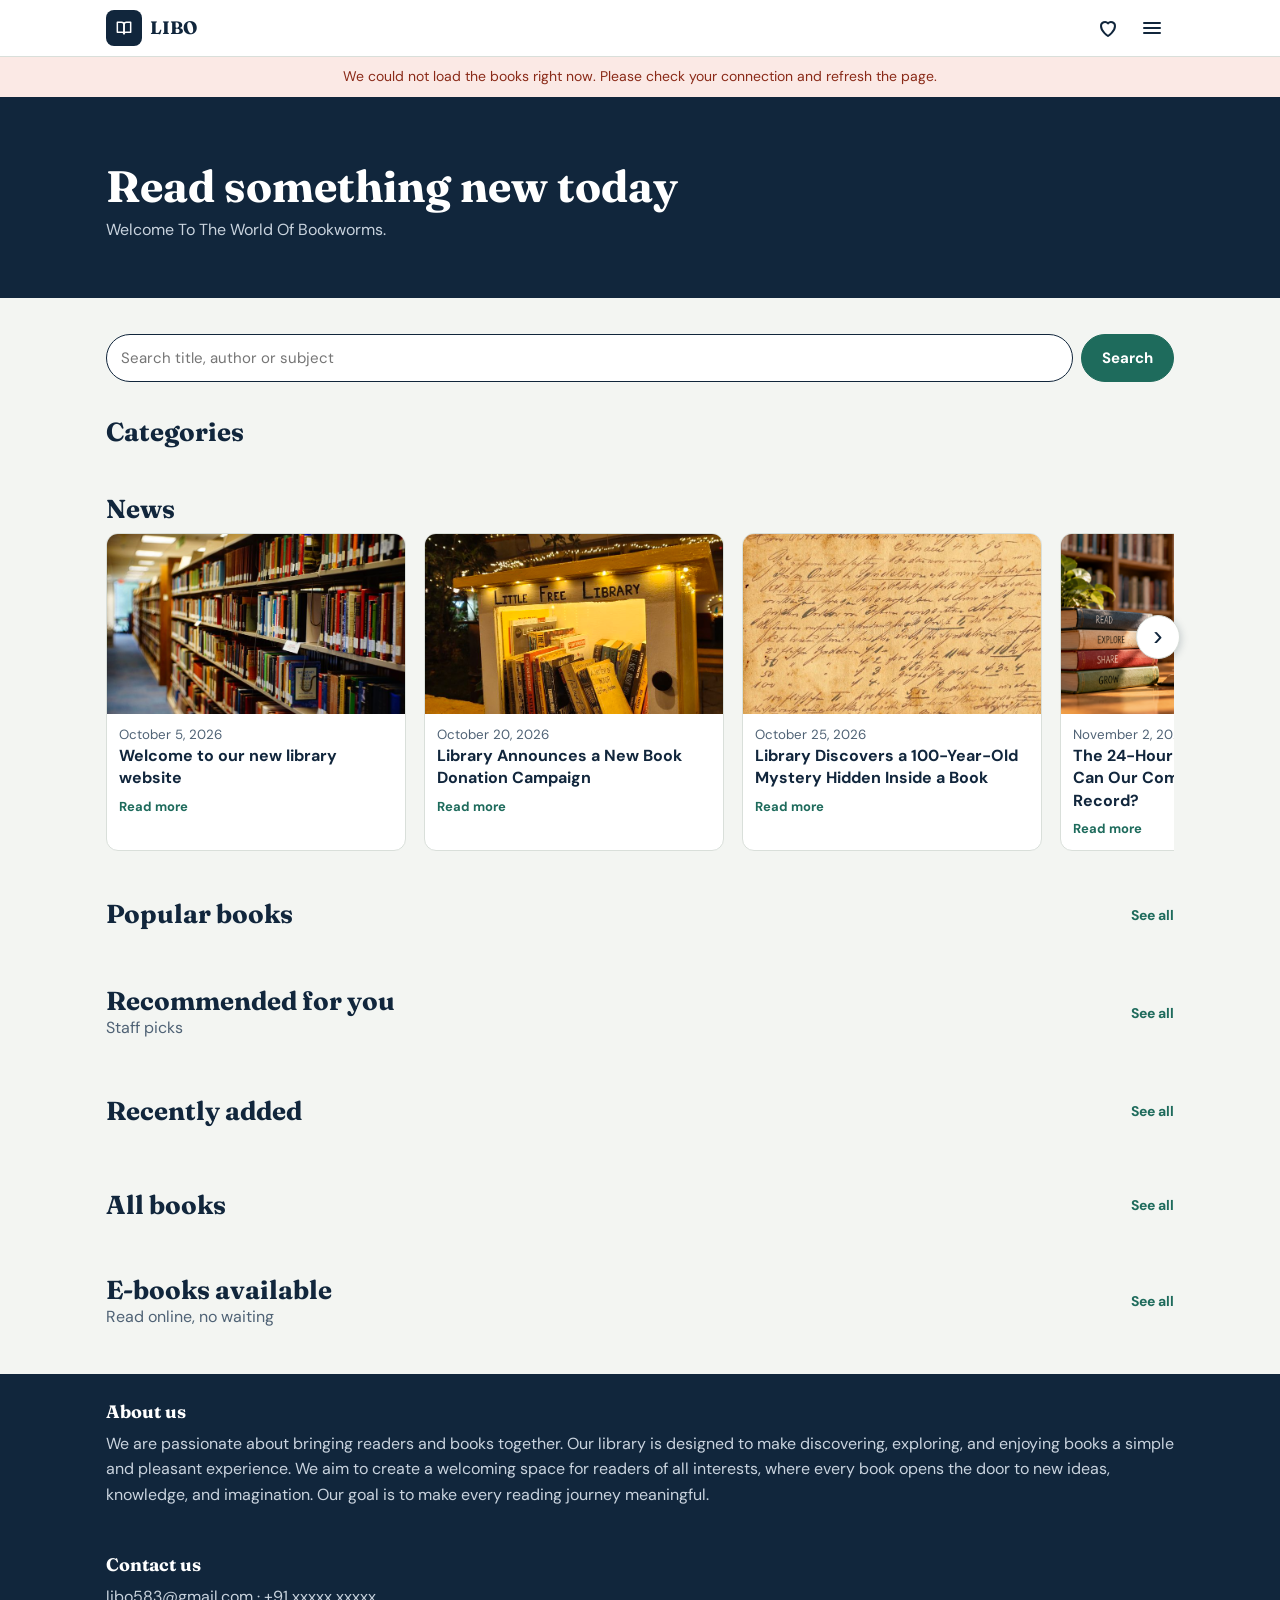
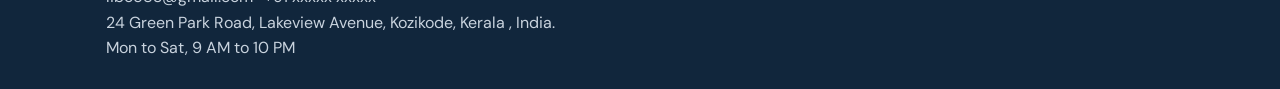
<file: index.html>
<!doctype html>
<html lang="en">
<head>
<meta charset="utf-8">
<meta name="viewport" content="width=device-width,initial-scale=1">
<title>Library</title>
<link rel="preconnect" href="https://fonts.googleapis.com">
<link href="https://fonts.googleapis.com/css2?family=DM+Sans:wght@400;500;700&family=Fraunces:opsz,wght@9..144,600;9..144,700&display=swap" rel="stylesheet">
<link rel="stylesheet" href="css/style.css">
</head>
<body>
<div id="site-header"></div>

<section class="hero">
  <div class="wrap">
    <h1>Read something new today</h1>
    <p>Welcome To The World Of Bookworms.</p>
  </div>
</section>

<main class="wrap">

  <section class="section" id="cont-sec" hidden>
    <h2>Continue reading</h2>
    <div class="card cont" id="cont" style="margin-top:12px"></div>
  </section>

  <section class="section">
    <form class="searchbar" action="books.html">
      <label class="sr" for="q">Search the library</label>
      <input id="q" name="q" type="search" placeholder="Search title, author or subject" style="border-radius:24px">
      <button class="btn primary" type="submit">Search</button>
    </form>
  </section>

  <section class="section">
    <h2>Categories</h2>
    <div class="cats" id="cats"></div>
  </section>

  <section class="section" id="news" hidden>
    <h2>News</h2>
    <div class="row" id="newslist"></div>
  </section>

  <section class="section">
    <div class="sec-head"><h2>Popular books</h2><a class="see" href="popular.html">See all</a></div>
    <div class="row" id="popular"></div>
  </section>

  <section class="section">
    <div class="sec-head"><div><h2>Recommended for you</h2><div class="muted" id="rec-sub"></div></div><a class="see" href="books.html">See all</a></div>
    <div class="row" id="recommended"></div>
  </section>

  <section class="section">
    <div class="sec-head"><h2>Recently added</h2><a class="see" href="books.html?tab=recent">See all</a></div>
    <div class="row" id="recent"></div>
  </section>

  <section class="section">
    <div class="sec-head"><h2>All books</h2><a class="see" href="books.html">See all</a></div>
    <div class="grid" id="all"></div>
  </section>

  <section class="section">
    <div class="sec-head"><div><h2>E-books available</h2><div class="muted">Read online, no waiting</div></div><a class="see" href="ebooks.html">See all</a></div>
    <div class="row" id="ebooks"></div>
  </section>

</main>

<div id="site-footer"></div>

<script src="js/lib.js"></script>
<script>
(function () {
  var E = Lib.esc, B = Lib.books();

  // News comes from the SITE settings at the top of js/lib.js
  var news = Lib.SITE.news || [];
  if (news.length) {
    document.getElementById('news').hidden = false;
    document.getElementById('newslist').innerHTML = news.map(function (n, i) {
      var img = Lib.safeUrl(n.image);
      return '<a class="news" href="news.html?id=' + i + '"><i' + (img ? ' style="background:url(' + img + ') center/cover"' : '') + '></i><div>' +
        (n.date ? '<small>' + E(n.date) + '</small>' : '') + E(n.title) + '<span class="more">Read more</span></div></a>';
    }).join('');
  }
  function put(id, list, o) { document.getElementById(id).innerHTML = list.map(function (b) { return Lib.card(b, o); }).join(''); }
  var pop = B.slice().sort(function (a, b) { return b.borrows.all - a.borrows.all; });
  var recent = B.slice().sort(function (a, b) { return b.addedAt - a.addedAt; });

  put('popular', pop.slice(0, 8));
  put('recent', recent.slice(0, 8));
  put('all', B.slice().sort(function (a, b) { return a.title.localeCompare(b.title); }).slice(0, 6));
  put('ebooks', B.filter(function (b) { return b.ebook; }).slice(0, 8), { ebook: true });

  document.getElementById('cats').innerHTML = Lib.genres().map(function (g) {
    return '<a class="chip" href="books.html?genre=' + encodeURIComponent(g) + '">' + E(g) + '</a>';
  }).join('');

  // Recommended: genres from your wishlist and reading; otherwise staff picks.
  var gs = {}, pr = Lib.progress();
  Lib.wishlist().forEach(function (id) { var b = Lib.book(id); if (b) gs[b.genre] = 1; });
  Object.keys(pr).forEach(function (id) { var b = Lib.book(id); if (b) gs[b.genre] = 1; });
  var rec = pop.filter(function (b) { return gs[b.genre] && !pr[b.id]; });
  var sub = 'Based on your wishlist and reading';
  if (!rec.length) { rec = pop.slice(2); sub = 'Staff picks'; }
  document.getElementById('rec-sub').textContent = sub;
  put('recommended', rec.slice(0, 8));

  // Continue reading: your most recent unfinished e-book.
  var cur = Object.keys(pr).map(function (id) { return { id: id, p: pr[id] }; })
    .filter(function (x) { return x.p.page < x.p.total && Lib.book(x.id); })
    .sort(function (a, b) { return b.p.ts - a.p.ts; })[0];
  if (cur) {
    var b = Lib.book(cur.id), pct = Math.round(cur.p.page / cur.p.total * 100);
    document.getElementById('cont-sec').hidden = false;
    document.getElementById('cont').innerHTML =
      '<a class="cv" href="book.html?id=' + b.id + '">' + Lib.cover(b) + '</a>' +
      '<div style="flex:1;min-width:0"><b>' + E(b.title) + '</b><div class="muted">' + E(b.author) + '</div>' +
      '<div class="prog"><i style="width:' + pct + '%"></i></div><div class="muted" style="font-size:12px">' + pct + '% read</div>' +
      '<a class="btn primary" style="margin-top:8px" href="reader.html?id=' + b.id + '">Resume</a></div>';
  }
})();
</script>
</body>
</html>
</file>
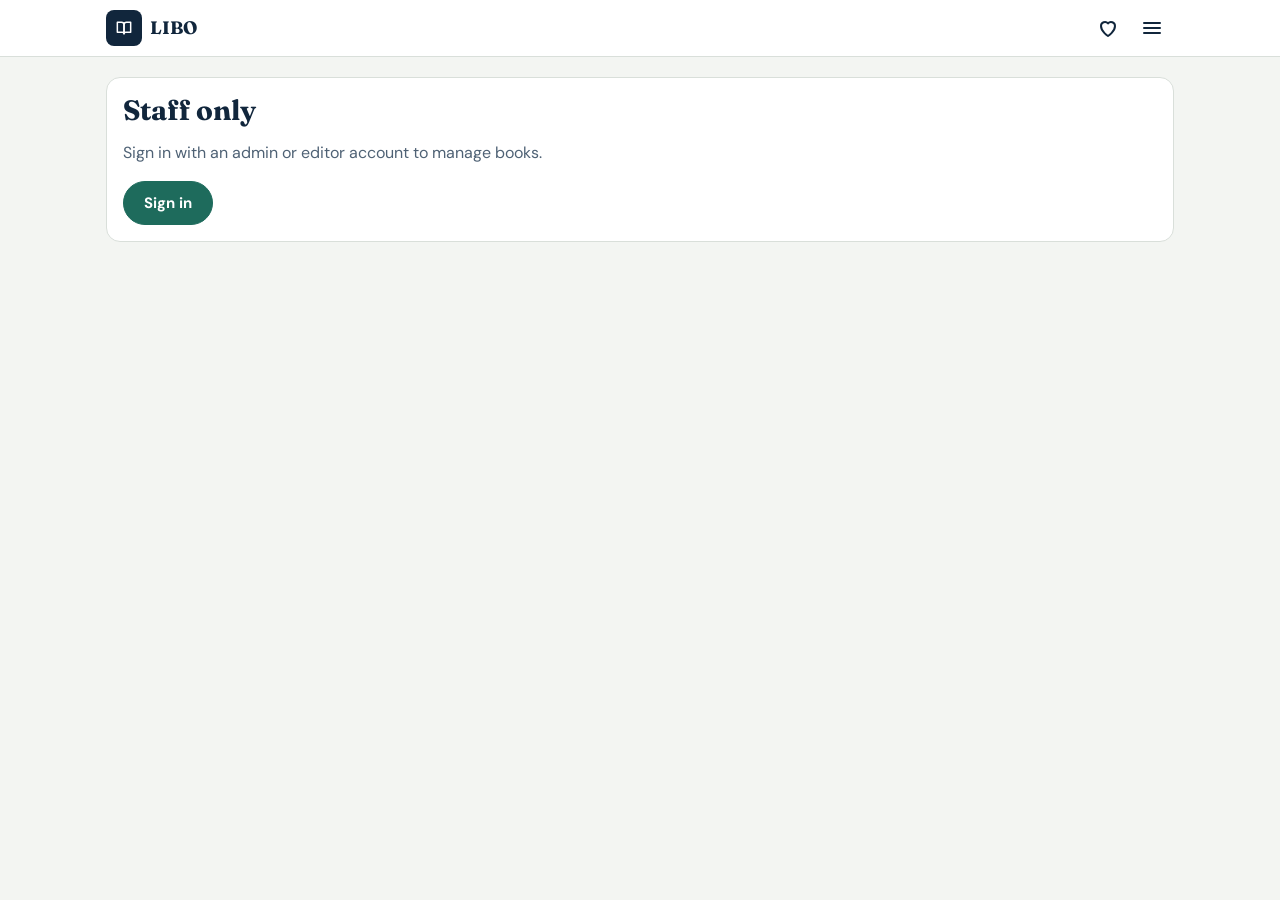
<file: admin.html>
<!doctype html>
<html lang="en">
<head>
<meta charset="utf-8">
<meta name="viewport" content="width=device-width,initial-scale=1">
<title>Admin dashboard</title>
<link rel="preconnect" href="https://fonts.googleapis.com">
<link href="https://fonts.googleapis.com/css2?family=DM+Sans:wght@400;500;700&family=Fraunces:opsz,wght@9..144,600;9..144,700&display=swap" rel="stylesheet">
<link rel="stylesheet" href="css/style.css">
</head>
<body>
<div id="site-header"></div>
<main class="wrap page" id="main">

  <p id="checking" class="muted">Checking your account...</p>

  <div id="locked" class="card" hidden>
    <h1>Staff only</h1>
    <p class="muted">Sign in with an admin or editor account to manage books.</p>
    <a class="btn primary" href="signin.html?next=admin.html">Sign in</a>
  </div>

  <div id="panel" hidden>
    <h1>Admin dashboard</h1>
    <p class="muted">Changes here are saved for everyone and show on the whole site.</p>
    <div class="stats" id="stats"></div>

    <div class="two" style="align-items:start">
      <section class="card">
        <h2 style="font-size:20px">Books <span class="muted" style="font-size:14px;font-family:'DM Sans'">(newest first)</span></h2>
        <div id="list"></div>
      </section>

      <section class="card">
        <h2 style="font-size:20px" id="ftitle">Add a new book</h2>
        <form id="form" novalidate>
          <label for="title">Book title *</label><input id="title" type="text">
          <label for="author">Author name *</label><input id="author" type="text">
          <label for="genre">Genre</label><input id="genre" type="text" list="genre-list" placeholder="Fiction, Science, History...">
          <datalist id="genre-list"></datalist>
          <div class="two">
            <div><label for="pages">Pages</label><input id="pages" type="number" min="1"></div>
            <div><label for="copies">Copies</label><input id="copies" type="number" min="0" value="1"></div>
            <div><label for="language">Language</label><input id="language" type="text" value="English"></div>
            <div><label for="year">Year published</label><input id="year" type="number"></div>
          </div>
          <label for="publisher">Publisher</label><input id="publisher" type="text">
          <label for="isbn">ISBN</label><input id="isbn" type="text">
          <label for="summary">Summary</label><textarea id="summary"></textarea>
          <label for="cover">Cover picture (optional)</label><input id="cover" type="text" placeholder="images/book1.jpg or https://...">
          <label style="display:flex;align-items:center;gap:10px;min-height:44px;font-size:15px;font-weight:500"><input id="ebook" type="checkbox"> This book is also available as an e-book</label>
          <div id="ebook-box" hidden>
            <label for="ebookUrl">PDF file (optional)</label><input id="ebookUrl" type="text" placeholder="pdfs/book1.pdf or https://...">
            <label for="text">E-book text (optional). Separate paragraphs with a blank line.</label><textarea id="text" style="min-height:160px"></textarea>
          </div>
          <label id="bump-row" hidden style="display:flex;align-items:center;gap:10px;min-height:44px;font-size:15px;font-weight:500"><input id="bump" type="checkbox"> Move to the top of Recently added</label>
          <div class="msg err" id="err" role="alert" hidden></div>
          <div class="msg ok" id="ok" role="status" hidden></div>
          <button class="btn primary" type="submit" id="save" style="width:100%;margin-top:16px">Add book</button>
          <button class="btn" type="button" id="cancel" hidden style="width:100%;margin-top:8px">Cancel editing</button>
        </form>
      </section>
    </div>

    <section class="card" id="users-card" hidden style="margin-top:12px">
      <h2 style="font-size:20px">People</h2>
      <p class="muted" style="margin:6px 0 0">Admin: full control. Editor: can add and edit books. Member: a normal reader account.</p>
      <div id="users"></div>
      <div class="msg err" id="uerr" role="alert" hidden></div>
    </section>
  </div>
</main>
<script src="js/lib.js"></script>
<script>
(function () {
  var E = Lib.esc, $ = function (id) { return document.getElementById(id); };
  var PDF = /^(https?:\/\/[^\s'"()<>]+|pdfs\/[\w\-.]+\.pdf)$/i;
  var F = ['title', 'author', 'genre', 'pages', 'copies', 'language', 'year', 'publisher', 'isbn', 'summary', 'cover', 'ebookUrl', 'text'];
  var editId = null, me = null, nUsers = null;

  function msg(id, t) { var e = $(id); e.hidden = !t; e.textContent = t || ''; }
  function clearForm() {
    F.forEach(function (k) { $(k).value = ''; }); $('copies').value = 1; $('language').value = 'English';
    $('ebook').checked = false; $('ebook-box').hidden = true; $('bump').checked = false;
    editId = null; $('ftitle').textContent = 'Add a new book'; $('save').textContent = 'Add book';
    $('cancel').hidden = true; $('bump-row').hidden = true;
  }

  function draw() {
    var all = Lib.books().slice().sort(function (a, b) { return b.addedAt - a.addedAt; });
    $('stats').innerHTML =
      '<div class="stat"><b>' + all.length + '</b><span>Total books</span></div>' +
      '<div class="stat"><b>' + all.filter(function (b) { return b.ebook; }).length + '</b><span>E-books</span></div>' +
      (nUsers == null ? '' : '<div class="stat"><b>' + nUsers + '</b><span>People with accounts</span></div>');
    $('genre-list').innerHTML = Lib.genres().map(function (g) { return '<option value="' + E(g) + '">'; }).join('');
    $('list').innerHTML = all.map(function (b, i) {
      return '<div class="item"><div class="mini" style="width:36px">' + Lib.cover(b) + '</div><div class="grow"><b>' + E(b.title) + '</b>' +
        (i < 8 ? ' <span class="chipinfo">Recent</span>' : '') +
        '<div class="muted" style="font-size:12px">' + E(b.author) + ' · ' + E(b.genre) + (b.ebook ? ' · E-book' : '') + '</div></div>' +
        '<div class="acts"><button class="btn" data-edit="' + b.id + '">Edit</button><button class="btn danger" data-del="' + b.id + '">Remove</button></div></div>';
    }).join('') || '<p class="muted">No books yet. Add one using the form.</p>';
  }

  function drawUsers() {
    Lib.listUsers().then(function (rows) {
      nUsers = rows.length; draw();
      $('users').innerHTML = rows.map(function (p) {
        var mine = p.email === me.email;
        return '<div class="item"><div class="grow"><b>' + E(p.name || p.email) + '</b>' + (mine ? ' <span class="chipinfo">You</span>' : '') +
          '<div class="muted" style="font-size:12px">' + E(p.email) + '</div></div>' +
          '<select data-role="' + E(p.id) + '" style="width:auto;min-height:44px"' + (mine ? ' disabled' : '') + '>' +
          ['member', 'editor', 'admin'].map(function (r) { return '<option value="' + r + '"' + (p.role === r ? ' selected' : '') + '>' + r.charAt(0).toUpperCase() + r.slice(1) + '</option>'; }).join('') +
          '</select></div>';
      }).join('') || '<p class="muted">No accounts yet.</p>';
    }, function (x) { msg('uerr', x.message); });
  }

  document.addEventListener('click', function (e) {
    var ed = e.target.closest('[data-edit]'), del = e.target.closest('[data-del]');
    if (ed) {
      var b = Lib.book(ed.getAttribute('data-edit')); if (!b) return;
      F.forEach(function (k) { $(k).value = b[k] == null ? '' : b[k]; });
      $('ebook').checked = !!b.ebook; $('ebook-box').hidden = !b.ebook;
      editId = b.id; $('ftitle').textContent = 'Edit book'; $('save').textContent = 'Save changes';
      $('cancel').hidden = false; $('bump-row').hidden = false; msg('err'); msg('ok');
      $('form').scrollIntoView({ behavior: 'smooth', block: 'start' });
    }
    if (del && confirm('Remove this book for everyone?')) {
      var id = del.getAttribute('data-del'); msg('err'); msg('ok');
      Lib.removeBook(id).then(function () {
        if (String(editId) === String(id)) clearForm();
        msg('ok', 'Book removed.'); draw();
      }, function (x) { msg('err', x.message); });
    }
  });

  function start() {
    $('checking').hidden = true; $('panel').hidden = false;
    if (me.role === 'admin') { $('users-card').hidden = false; drawUsers(); }
    $('ebook').onchange = function () { $('ebook-box').hidden = !this.checked; };
    $('cancel').onclick = function () { clearForm(); msg('err'); msg('ok'); };

    $('users').addEventListener('change', function (e) {
      var sel = e.target.closest('[data-role]'); if (!sel) return;
      msg('uerr'); sel.disabled = true;
      Lib.setRole(sel.getAttribute('data-role'), sel.value).then(function () { sel.disabled = false; },
        function (x) { msg('uerr', x.message); drawUsers(); });
    });

    $('form').onsubmit = function (e) {
      e.preventDefault(); msg('err'); msg('ok');
      var v = {}; F.forEach(function (k) { v[k] = $(k).value.trim(); });
      if (!v.title || !v.author) return msg('err', 'Book title and author name are required.');
      if (v.cover && !Lib.safeUrl(v.cover)) return msg('err', 'The cover must be like images/book1.jpg or start with https://');
      if (v.ebookUrl && !PDF.test(v.ebookUrl)) return msg('err', 'The PDF must be like pdfs/book1.pdf or start with https://');
      var data = {
        title: v.title, author: v.author, genre: v.genre || 'General', pages: Number(v.pages) || 0, copies: Math.max(0, Number(v.copies) || 0),
        language: v.language, year: v.year, publisher: v.publisher, isbn: v.isbn, summary: v.summary || '[No summary yet]',
        cover: v.cover, ebook: $('ebook').checked, ebookUrl: v.ebookUrl, text: v.text
      };
      var wasEdit = !!editId, btn = $('save'), label = btn.textContent;
      btn.disabled = true; btn.textContent = 'Saving...';
      var job;
      if (wasEdit) {
        var old = Lib.book(editId) || {};
        data.color = old.color; if ($('bump').checked) data.addedAt = Date.now();
        job = Lib.updateBook(editId, data);
      } else {
        data.color = Lib.COLORS[Math.floor(Math.random() * Lib.COLORS.length)];
        job = Lib.addBook(data);
      }
      job.then(function () {
        clearForm();
        msg('ok', wasEdit ? 'Changes saved.' : 'Book added. Everyone can see it now.'); draw();
      }, function (x) { msg('err', x.message); btn.textContent = label; })
        .then(function () { btn.disabled = false; });
    };
    clearForm(); draw();
  }

  Lib.refreshUser().then(function (u) {
    if (!Lib.isStaff(u)) { $('checking').hidden = true; $('locked').hidden = false; return; }
    me = u; start();
  });
})();
</script>
</body>
</html>
</file>
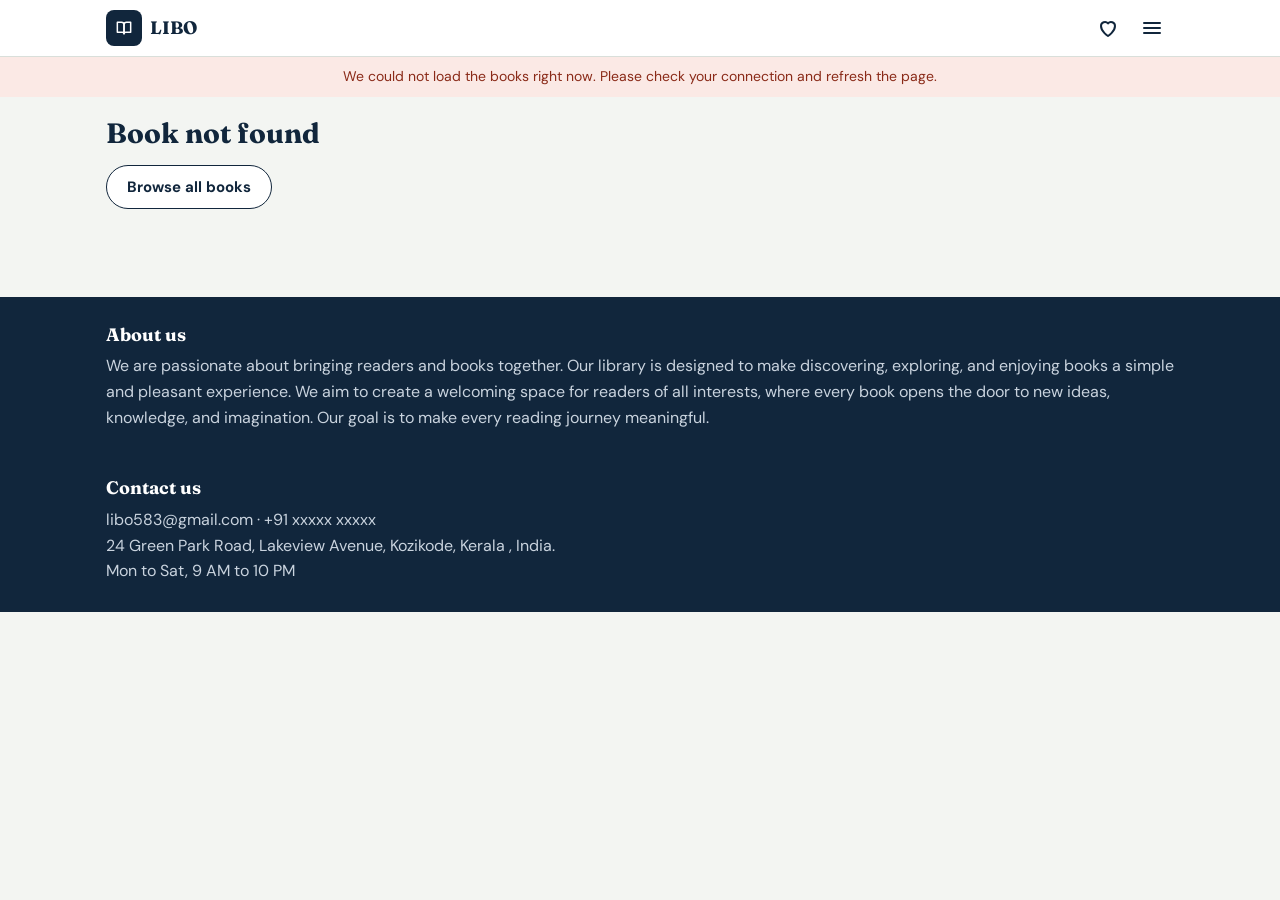
<file: book.html>
<!doctype html>
<html lang="en">
<head>
<meta charset="utf-8">
<meta name="viewport" content="width=device-width,initial-scale=1">
<title>Book details</title>
<link rel="preconnect" href="https://fonts.googleapis.com">
<link href="https://fonts.googleapis.com/css2?family=DM+Sans:wght@400;500;700&family=Fraunces:opsz,wght@9..144,600;9..144,700&display=swap" rel="stylesheet">
<link rel="stylesheet" href="css/style.css">
</head>
<body>
<div id="site-header"></div>
<main class="wrap page" id="main"></main>
<div id="site-footer"></div>
<script src="js/lib.js"></script>
<script>
(function () {
  var E = Lib.esc, main = document.getElementById('main');
  var b = Lib.book(Lib.qs('id'));
  if (!b) { main.innerHTML = '<h1>Book not found</h1><p><a class="btn" href="books.html">Browse all books</a></p>'; return; }
  document.title = b.title;

  function render(msg) {
    var u = Lib.user(), bor = Lib.borrowed(), due = bor[b.id], wished = Lib.inWish(b.id);
    var next = encodeURIComponent('book.html?id=' + b.id);
    var borrowBtn = due
      ? '<button class="btn" id="return">Return book (due ' + E(due) + ')</button>'
      : (u ? '<button class="btn primary" id="borrow">Borrow this book</button>'
           : '<a class="btn primary" href="signin.html?next=' + next + '">Sign in to borrow</a>');
    var pdf = /^(https?:\/\/[^\s'"()<>]+|pdfs\/[\w\-.]+\.pdf)$/i.test(b.ebookUrl || '') ? b.ebookUrl : '';
    var meta = [['Pages', b.pages], ['Language', b.language], ['Published', b.year], ['Publisher', b.publisher],
                ['ISBN', b.isbn], ['Copies in library', b.copies]]
      .map(function (m) { return '<div><small>' + m[0] + '</small><b>' + (m[1] === '' || m[1] == null ? '–' : E(m[1])) + '</b></div>'; }).join('');
    var more = Lib.books().filter(function (x) { return x.id !== b.id && x.author === b.author; });
    var like = Lib.books().filter(function (x) { return x.id !== b.id && x.genre === b.genre; });

    main.innerHTML =
      '<div class="detail"><div class="big">' + Lib.cover(b, b.ebook) + '</div><div>' +
      '<h1>' + E(b.title) + '</h1><p class="muted" style="margin:6px 0">by ' + E(b.author) + '</p>' +
      '<div class="tabs"><a class="chip" href="books.html?genre=' + encodeURIComponent(b.genre) + '">' + E(b.genre) + '</a></div>' +
      '<div class="card stack" style="margin-top:16px">' +
        '<div><span class="chipinfo' + (b.copies > 0 ? '' : ' out') + '">' + (b.copies > 0 ? 'Available' : 'All copies borrowed') + '</span></div>' +
        borrowBtn +
        '<div style="display:flex;gap:8px;flex-wrap:wrap"><button class="btn" id="wish">' + (wished ? 'Saved to wishlist' : 'Add to wishlist') + '</button>' +
        (b.ebook ? '<a class="btn primary" href="reader.html?id=' + b.id + '">Read e-book</a>' : '') +
        (b.ebook && pdf ? '<a class="btn" href="' + E(pdf) + '" target="_blank" rel="noopener">Open PDF</a>' : '') + '</div>' +
        (msg ? '<div class="msg ok">' + E(msg) + '</div>' : '') +
      '</div>' +
      '<h2 style="margin-top:24px">Details</h2><div class="meta">' + meta + '</div>' +
      '<h2 style="margin-top:24px">About this book</h2><p style="line-height:1.6">' + E(b.summary) + '</p>' +
      '</div></div>' +
      (more.length ? '<h2 style="margin-top:32px">More by this author</h2><div class="row">' + more.map(function (x) { return Lib.card(x); }).join('') + '</div>' : '') +
      (like.length ? '<h2 style="margin-top:32px">More in ' + E(b.genre) + '</h2><div class="row">' + like.map(function (x) { return Lib.card(x); }).join('') + '</div>' : '');

    document.getElementById('wish').onclick = function () { var on = Lib.toggleWish(b.id); render(on ? 'Added to your wishlist.' : 'Removed from your wishlist.'); };
    var bb = document.getElementById('borrow');
    if (bb) bb.onclick = function () {
      var d = new Date(); d.setDate(d.getDate() + 14);
      var x = Lib.borrowed(); x[b.id] = Lib.ymd(d); Lib.saveBorrowed(x);
      Lib.recordBorrow(b.id);
      render('Borrowed. Please return it by ' + Lib.ymd(d) + '.');
    };
    var rb = document.getElementById('return');
    if (rb) rb.onclick = function () { var x = Lib.borrowed(); delete x[b.id]; Lib.saveBorrowed(x); render('Book returned. Thank you!'); };
  }
  render();
})();
</script>
</body>
</html>
</file>
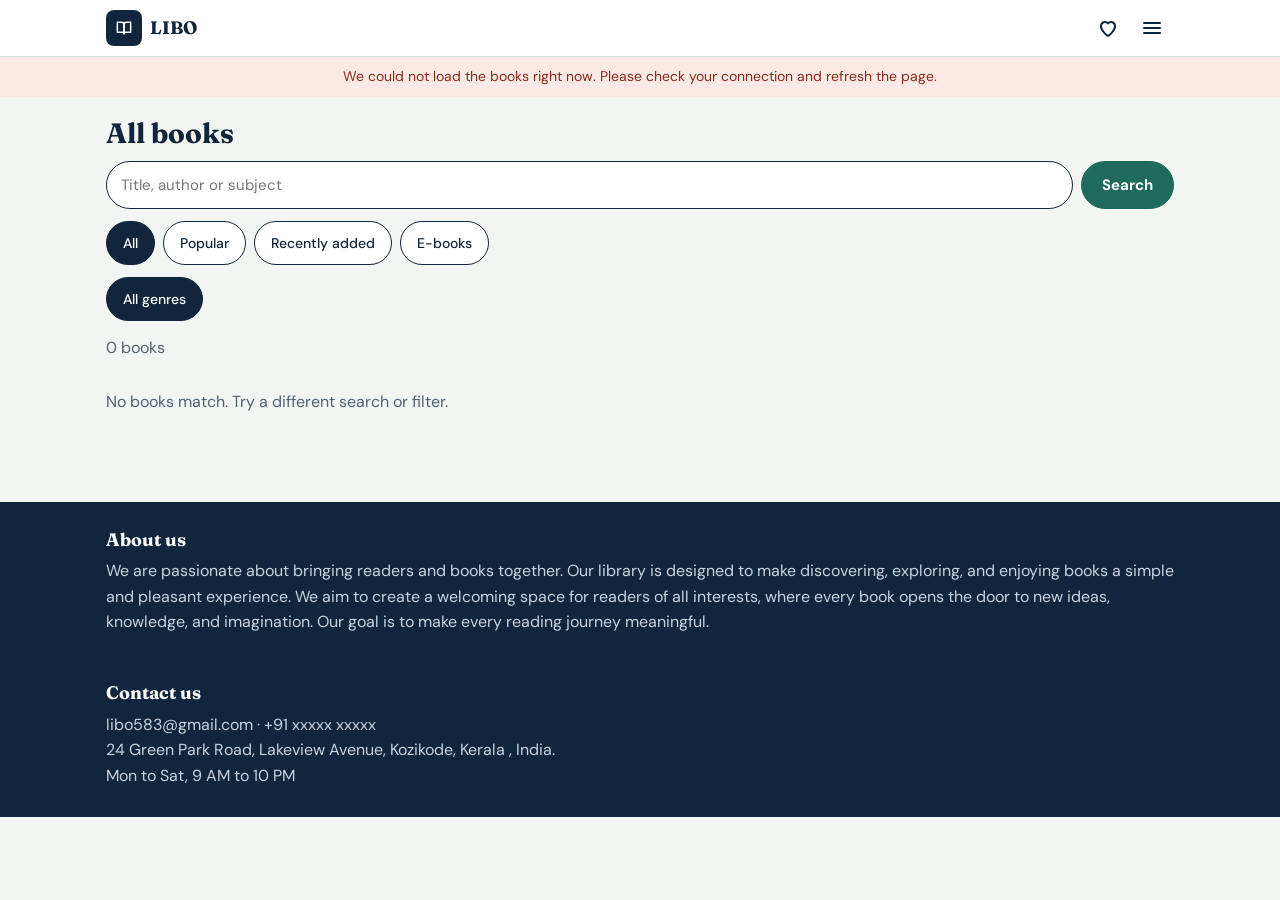
<file: books.html>
<!doctype html>
<html lang="en">
<head>
<meta charset="utf-8">
<meta name="viewport" content="width=device-width,initial-scale=1">
<title>All books</title>
<link rel="preconnect" href="https://fonts.googleapis.com">
<link href="https://fonts.googleapis.com/css2?family=DM+Sans:wght@400;500;700&family=Fraunces:opsz,wght@9..144,600;9..144,700&display=swap" rel="stylesheet">
<link rel="stylesheet" href="css/style.css">
</head>
<body>
<div id="site-header"></div>
<main class="wrap page">
  <h1>All books</h1>
  <form class="searchbar" action="books.html">
    <label class="sr" for="q">Search books</label>
    <input id="q" name="q" type="search" placeholder="Title, author or subject" style="border-radius:24px">
    <input type="hidden" name="genre" id="hg"><input type="hidden" name="tab" id="ht">
    <button class="btn primary" type="submit">Search</button>
  </form>
  <div class="tabs" id="tabs" aria-label="Show"></div>
  <div class="tabs" id="genres" aria-label="Genre"></div>
  <p class="muted" id="count"></p>
  <div class="grid" id="grid"></div>
  <p id="empty" class="muted" hidden>No books match. Try a different search or filter.</p>
</main>
<div id="site-footer"></div>
<script src="js/lib.js"></script>
<script>
(function () {
  var E = Lib.esc, p = new URLSearchParams(location.search);
  var q = (p.get('q') || '').trim(), g = p.get('genre') || '', tab = p.get('tab') || 'all';
  document.getElementById('q').value = q;
  document.getElementById('hg').value = g;
  document.getElementById('ht').value = tab;

  function link(o) {
    var n = Object.assign({ q: q, genre: g, tab: tab }, o), s = Object.keys(n).filter(function (k) { return n[k] && !(k === 'tab' && n[k] === 'all'); })
      .map(function (k) { return k + '=' + encodeURIComponent(n[k]); }).join('&');
    return 'books.html' + (s ? '?' + s : '');
  }
  var tabs = [['all', 'All'], ['popular', 'Popular'], ['recent', 'Recently added'], ['ebooks', 'E-books']];
  document.getElementById('tabs').innerHTML = tabs.map(function (t) {
    return '<a class="chip' + (tab === t[0] ? ' on' : '') + '" href="' + link({ tab: t[0] }) + '">' + t[1] + '</a>';
  }).join('');
  document.getElementById('genres').innerHTML = ['All genres'].concat(Lib.genres()).map(function (x, i) {
    var v = i === 0 ? '' : x;
    return '<a class="chip' + (g === v ? ' on' : '') + '" href="' + link({ genre: v }) + '">' + E(x) + '</a>';
  }).join('');

  var list = Lib.books().filter(function (b) {
    if (g && b.genre !== g) return false;
    if (tab === 'ebooks' && !b.ebook) return false;
    if (q) { var s = (b.title + ' ' + b.author + ' ' + b.genre).toLowerCase(); if (s.indexOf(q.toLowerCase()) === -1) return false; }
    return true;
  });
  if (tab === 'popular') list.sort(function (a, b) { return b.borrows.all - a.borrows.all; });
  else if (tab === 'recent') list.sort(function (a, b) { return b.addedAt - a.addedAt; });
  else list.sort(function (a, b) { return a.title.localeCompare(b.title); });

  document.getElementById('count').textContent = list.length + ' book' + (list.length === 1 ? '' : 's');
  document.getElementById('grid').innerHTML = list.map(function (b) { return Lib.card(b, { ebook: tab === 'ebooks' }); }).join('');
  document.getElementById('empty').hidden = list.length > 0;
})();
</script>
</body>
</html>
</file>
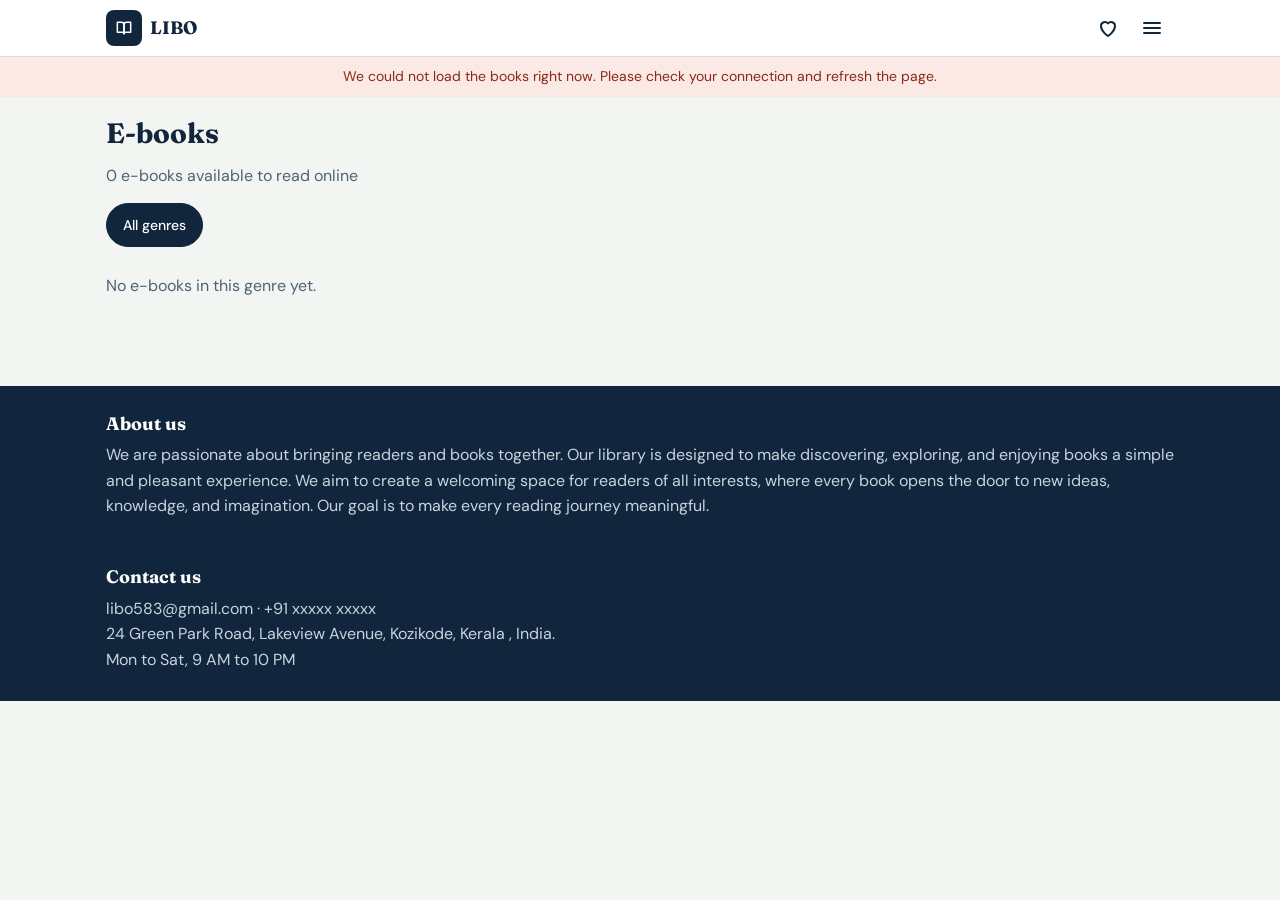
<file: ebooks.html>
<!doctype html>
<html lang="en">
<head>
<meta charset="utf-8">
<meta name="viewport" content="width=device-width,initial-scale=1">
<title>E-books</title>
<link rel="preconnect" href="https://fonts.googleapis.com">
<link href="https://fonts.googleapis.com/css2?family=DM+Sans:wght@400;500;700&family=Fraunces:opsz,wght@9..144,600;9..144,700&display=swap" rel="stylesheet">
<link rel="stylesheet" href="css/style.css">
</head>
<body>
<div id="site-header"></div>
<main class="wrap page">
  <h1>E-books</h1>
  <p class="muted" id="sub"></p>
  <div class="tabs" id="genres"></div>
  <div class="stack" id="list" style="margin-top:12px"></div>
  <p id="empty" class="muted" hidden>No e-books in this genre yet.</p>
</main>
<div id="site-footer"></div>
<script src="js/lib.js"></script>
<script>
(function () {
  var E = Lib.esc, genre = '';
  function draw() {
    var all = Lib.books().filter(function (b) { return b.ebook; });
    var gs = {}; all.forEach(function (b) { gs[b.genre] = 1; });
    document.getElementById('genres').innerHTML = ['All genres'].concat(Object.keys(gs).sort()).map(function (x, i) {
      var v = i === 0 ? '' : x;
      return '<button class="chip' + (genre === v ? ' on' : '') + '" data-g="' + E(v) + '">' + E(x) + '</button>';
    }).join('');
    var list = all.filter(function (b) { return !genre || b.genre === genre; });
    document.getElementById('sub').textContent = list.length + ' e-books available to read online';
    document.getElementById('empty').hidden = list.length > 0;
    document.getElementById('list').innerHTML = list.map(function (b) {
      return '<div class="card item" style="border-bottom:1px solid var(--line)">' +
        '<a class="mini" style="width:56px" href="reader.html?id=' + b.id + '" aria-label="Read ' + E(b.title) + '">' + Lib.cover(b, true) + '</a>' +
        '<div class="grow"><a href="book.html?id=' + b.id + '"><b>' + E(b.title) + '</b></a>' +
        '<div class="muted" style="font-size:13px">' + E(b.author) + ' · ' + E(b.genre) + '</div>' +
        '<div class="muted" style="font-size:12px">' + b.pages + ' pages</div></div>' +
        '<a class="btn primary" href="reader.html?id=' + b.id + '">Read</a></div>';
    }).join('');
  }
  document.addEventListener('click', function (e) {
    var t = e.target.closest('button[data-g]'); if (!t) return;
    genre = t.getAttribute('data-g'); draw();
  });
  draw();
})();
</script>
</body>
</html>
</file>
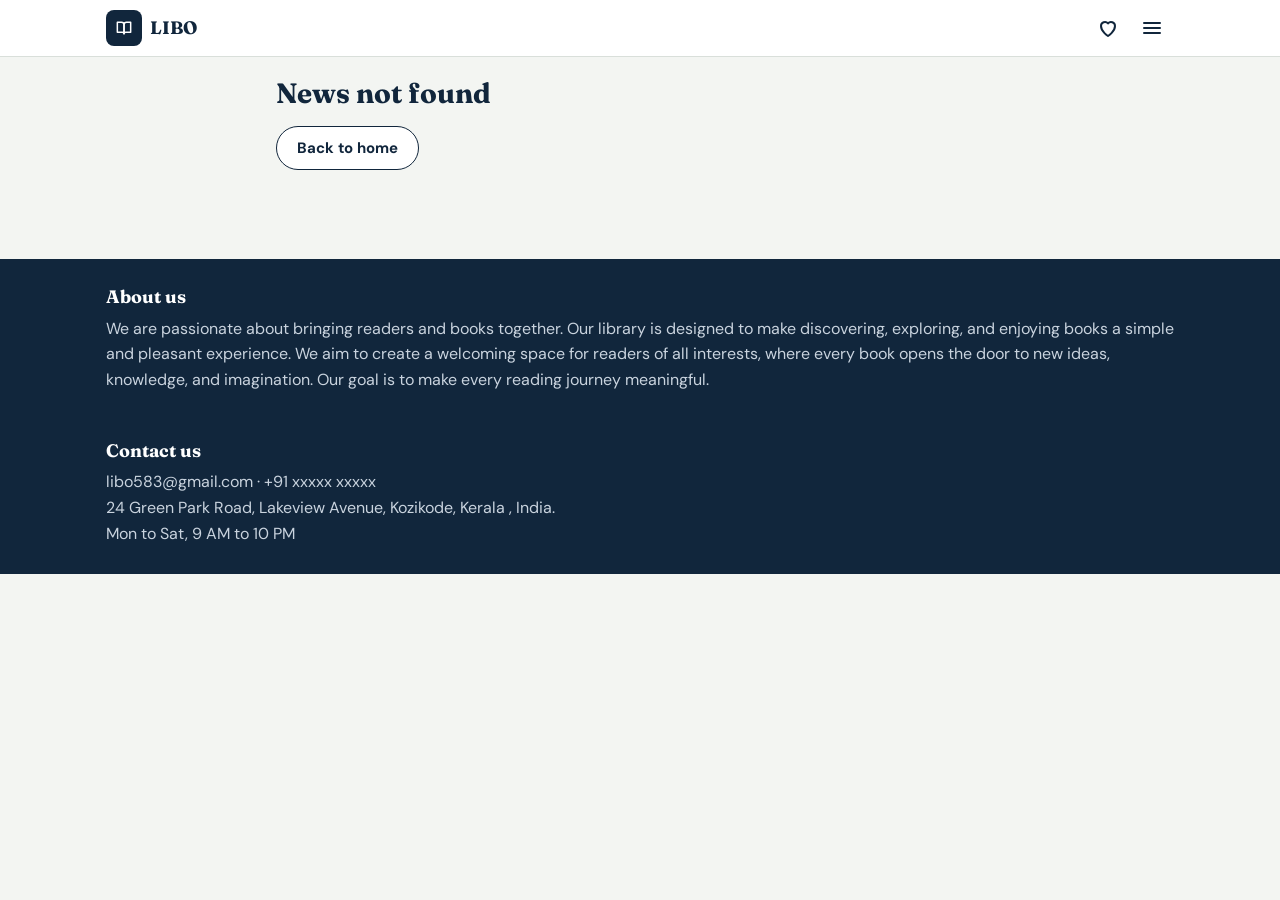
<file: news.html>
<!doctype html>
<html lang="en">
<head>
<meta charset="utf-8">
<meta name="viewport" content="width=device-width,initial-scale=1">
<title>News</title>
<link rel="preconnect" href="https://fonts.googleapis.com">
<link href="https://fonts.googleapis.com/css2?family=DM+Sans:wght@400;500;700&family=Fraunces:opsz,wght@9..144,600;9..144,700&display=swap" rel="stylesheet">
<link rel="stylesheet" href="css/style.css">
</head>
<body>
<div id="site-header"></div>
<main class="wrap page article" id="main"></main>
<div id="site-footer"></div>
<script src="js/lib.js"></script>
<script>
(function () {
  var E = Lib.esc, news = Lib.SITE.news || [], main = document.getElementById('main');
  var id = parseInt(Lib.qs('id'), 10), n = news[id];
  if (!n) { main.innerHTML = '<h1>News not found</h1><p><a class="btn" href="index.html">Back to home</a></p>'; return; }
  document.title = n.title;
  var img = Lib.safeUrl(n.image);
  var paras = String(n.text || '').split(/\n\s*\n/).map(function (s) { return s.trim(); }).filter(Boolean);
  var others = news.map(function (x, i) { return { x: x, i: i }; }).filter(function (o) { return o.i !== id; });
  main.innerHTML =
    '<p><a href="index.html#news" class="muted">&larr; Back to news</a></p>' +
    '<h1>' + E(n.title) + '</h1>' +
    (n.date ? '<div class="muted">' + E(n.date) + '</div>' : '') +
    (img ? '<div class="hero-img" style="background:url(' + img + ') center/cover"></div>' : '') +
    (paras.length ? paras.map(function (p) { return '<p>' + E(p) + '</p>'; }).join('') : '<p class="muted">No further details yet.</p>') +
    (others.length ? '<h2 style="margin-top:32px">More news</h2><div class="stack" style="margin-top:12px">' + others.map(function (o) {
      return '<a class="card" href="news.html?id=' + o.i + '"><b>' + E(o.x.title) + '</b>' + (o.x.date ? '<div class="muted" style="font-size:13px">' + E(o.x.date) + '</div>' : '') + '</a>';
    }).join('') + '</div>' : '');
})();
</script>
</body>
</html>
</file>
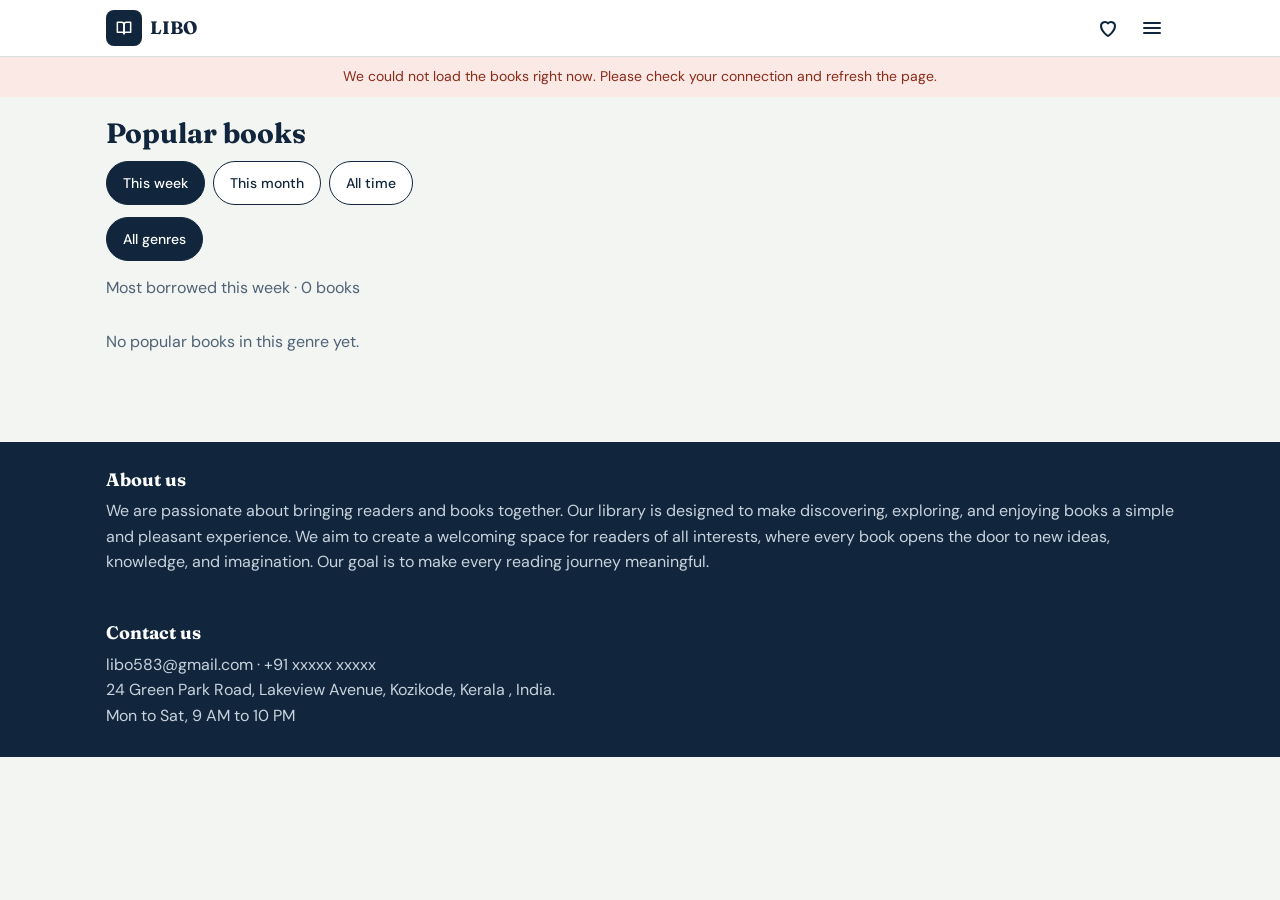
<file: popular.html>
<!doctype html>
<html lang="en">
<head>
<meta charset="utf-8">
<meta name="viewport" content="width=device-width,initial-scale=1">
<title>Popular books</title>
<link rel="preconnect" href="https://fonts.googleapis.com">
<link href="https://fonts.googleapis.com/css2?family=DM+Sans:wght@400;500;700&family=Fraunces:opsz,wght@9..144,600;9..144,700&display=swap" rel="stylesheet">
<link rel="stylesheet" href="css/style.css">
</head>
<body>
<div id="site-header"></div>
<main class="wrap page">
  <h1>Popular books</h1>
  <div class="tabs" id="periods"></div>
  <div class="tabs" id="genres"></div>
  <p class="muted" id="sub"></p>
  <div class="stack" id="list"></div>
  <p id="empty" class="muted" hidden>No popular books in this genre yet.</p>
</main>
<div id="site-footer"></div>
<script src="js/lib.js"></script>
<script>
(function () {
  var E = Lib.esc, period = 'week', genre = '';
  var periods = [['week', 'This week'], ['month', 'This month'], ['all', 'All time']];

  function draw() {
    document.getElementById('periods').innerHTML = periods.map(function (p) {
      return '<button class="chip' + (period === p[0] ? ' on' : '') + '" data-p="' + p[0] + '">' + p[1] + '</button>';
    }).join('');
    document.getElementById('genres').innerHTML = ['All genres'].concat(Lib.genres()).map(function (x, i) {
      var v = i === 0 ? '' : x;
      return '<button class="chip' + (genre === v ? ' on' : '') + '" data-g="' + E(v) + '">' + E(x) + '</button>';
    }).join('');

    var list = Lib.books().filter(function (b) { return !genre || b.genre === genre; })
      .sort(function (a, b) { return b.borrows[period] - a.borrows[period]; });
    var max = list.length ? Math.max(list[0].borrows[period], 1) : 1;
    document.getElementById('sub').textContent = 'Most borrowed ' + (period === 'all' ? 'of all time' : 'this ' + period) + ' · ' + list.length + ' books';
    document.getElementById('empty').hidden = list.length > 0;
    document.getElementById('list').innerHTML = list.map(function (b, i) {
      return '<a class="card item" style="border-bottom:1px solid var(--line)" href="book.html?id=' + b.id + '">' +
        '<div class="rank" style="color:' + (i < 3 ? '#B5731E' : '#4F6275') + '">' + (i + 1) + '</div>' +
        '<div class="mini">' + Lib.cover(b) + '</div>' +
        '<div class="grow"><b>' + E(b.title) + '</b><div class="muted" style="font-size:13px">' + E(b.author) + ' · ' + E(b.genre) + '</div>' +
        '<div class="bar6"><i style="width:' + Math.round(b.borrows[period] / max * 100) + '%"></i></div>' +
        '<div class="muted" style="font-size:12px;margin-top:4px">' + b.borrows[period] + ' borrows</div></div></a>';
    }).join('');
  }
  document.addEventListener('click', function (e) {
    var t = e.target.closest('button[data-p],button[data-g]'); if (!t) return;
    if (t.hasAttribute('data-p')) period = t.getAttribute('data-p'); else genre = t.getAttribute('data-g');
    draw();
  });
  draw();
})();
</script>
</body>
</html>
</file>
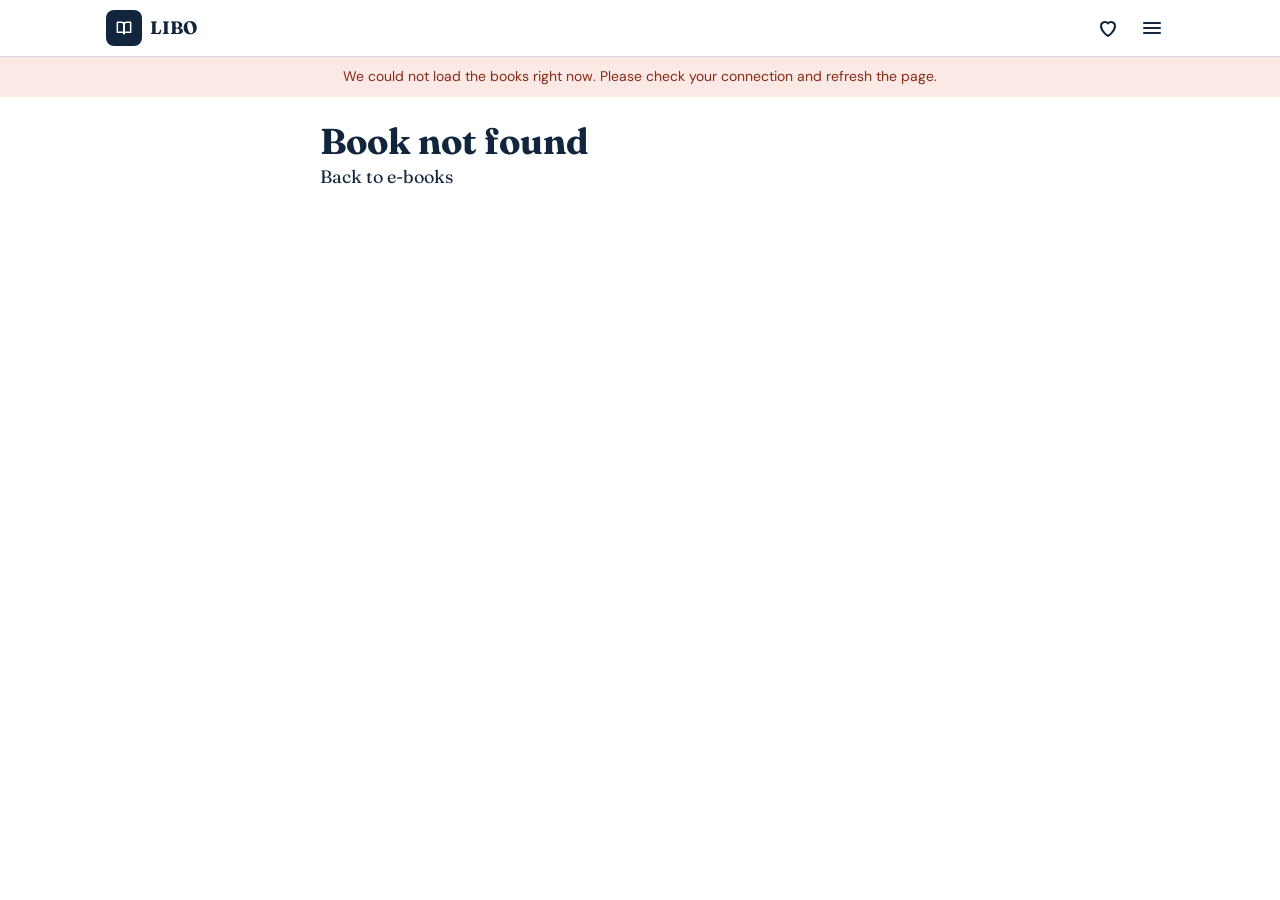
<file: reader.html>
<!doctype html>
<html lang="en">
<head>
<meta charset="utf-8">
<meta name="viewport" content="width=device-width,initial-scale=1">
<title>E-book reader</title>
<link rel="preconnect" href="https://fonts.googleapis.com">
<link href="https://fonts.googleapis.com/css2?family=DM+Sans:wght@400;500;700&family=Fraunces:opsz,wght@9..144,600;9..144,700&display=swap" rel="stylesheet">
<link rel="stylesheet" href="css/style.css">
</head>
<body class="reader light">
<div id="site-header"></div>
<main class="text" id="text" style="font-size:18px"></main>
<section class="rtools" aria-label="Reader controls"><div class="in">
  <div class="r"><span id="pg"></span><span id="pc"></span></div>
  <div class="prog" style="margin:0"><i id="bar" style="width:0"></i></div>
  <div class="r">
    <button class="btn" id="prev" style="flex:1">Previous</button>
    <button class="btn primary" id="next" style="flex:1">Next page</button>
  </div>
  <div class="r">
    <div style="display:flex;gap:6px">
      <button class="btn" id="smaller" aria-label="Smaller text" style="padding:0;width:44px">A-</button>
      <button class="btn" id="bigger" aria-label="Larger text" style="padding:0;width:44px">A+</button>
    </div>
    <div style="display:flex;gap:6px">
      <button class="btn" data-theme="light">Light</button>
      <button class="btn" data-theme="sepia">Sepia</button>
      <button class="btn" data-theme="dark">Dark</button>
    </div>
  </div>
</div></section>
<script src="js/lib.js"></script>
<script>
(function () {
  var E = Lib.esc, text = document.getElementById('text');
  var b = Lib.book(Lib.qs('id'));
  if (!b) { text.innerHTML = '<h1>Book not found</h1><p><a href="ebooks.html">Back to e-books</a></p>'; document.querySelector('.rtools').hidden = true; return; }
  document.title = b.title;

  // If this book has a PDF (e.g. 'pdfs/orchard.pdf' or an https link), show it instead of text.
  var pdf = /^(https?:\/\/[^\s'"()<>]+|pdfs\/[\w\-.]+\.pdf)$/i.test(b.ebookUrl || '') ? b.ebookUrl : '';
  if (pdf) {
    document.querySelector('.rtools').hidden = true;
    text.style.cssText = 'max-width:none;padding:0';
    text.innerHTML =
      '<div style="display:flex;gap:10px;align-items:center;justify-content:space-between;flex-wrap:wrap;padding:10px 16px">' +
        '<b style="font-family:Fraunces,serif">' + E(b.title) + '</b>' +
        '<span><a class="btn" href="book.html?id=' + b.id + '">Back to book</a> ' +
        '<a class="btn primary" href="' + E(pdf) + '" target="_blank" rel="noopener">Open in new tab</a></span></div>' +
      '<iframe src="' + E(pdf) + '" title="' + E(b.title) + '" style="display:block;width:100%;height:calc(100vh - 130px);min-height:420px;border:0;background:#fff"></iframe>' +
      '<p class="muted" style="padding:8px 16px;font:13px \'DM Sans\',sans-serif">If the book does not show here (some phones), use Open in new tab.</p>';
    Lib.recordDay();
    setInterval(function () { if (!document.hidden) Lib.addMinute(); }, 60000);
    return;
  }

  // Split the e-book text into pages of 3 paragraphs.
  var paras = (b.text || '').split(/\n\s*\n/).map(function (s) { return s.trim(); }).filter(Boolean);
  var pages = [];
  for (var i = 0; i < paras.length; i += 3) pages.push(paras.slice(i, i + 3));
  var hasText = pages.length > 0;
  var total = hasText ? pages.length : (Number(b.pages) || 1);

  var s = Lib.rd(Lib.K.reader, { size: 18, theme: 'light' });
  var saved = Lib.progress()[b.id];
  var page = saved ? Math.min(Math.max(saved.page, 1), total) : 1;

  function draw() {
    document.body.className = 'reader ' + s.theme;
    text.style.fontSize = s.size + 'px';
    var body = hasText ? pages[page - 1].map(function (p) { return '<p>' + E(p) + '</p>'; }).join('')
      : '<p>[Page ' + page + ' of "' + E(b.title) + '"]</p><p>This e-book has no text yet. A librarian can paste the book text on the Admin page' +
        (Lib.safeUrl(b.ebookUrl) ? ', or you can <a href="' + E(Lib.safeUrl(b.ebookUrl)) + '" target="_blank" rel="noopener"><u>open the PDF</u></a>.' : ' or add a PDF link.') + '</p>';
    text.innerHTML = '<div class="muted" style="font:12px \'DM Sans\',sans-serif;letter-spacing:.08em;text-transform:uppercase">' + E(b.title) + '</div>' + body;
    document.getElementById('pg').textContent = 'Page ' + page + ' of ' + total;
    var pct = Math.round(page / total * 100);
    document.getElementById('pc').textContent = pct + '% read';
    document.getElementById('bar').style.width = pct + '%';
    Lib.saveProgress(b.id, page, total);
    Lib.wr(Lib.K.reader, s);
    window.scrollTo(0, 0);
  }
  document.getElementById('prev').onclick = function () { page = Math.max(1, page - 1); draw(); };
  document.getElementById('next').onclick = function () { page = Math.min(total, page + 1); draw(); };
  document.getElementById('smaller').onclick = function () { s.size = Math.max(14, s.size - 2); draw(); };
  document.getElementById('bigger').onclick = function () { s.size = Math.min(30, s.size + 2); draw(); };
  document.querySelectorAll('[data-theme]').forEach(function (el) { el.onclick = function () { s.theme = el.getAttribute('data-theme'); draw(); }; });
  document.addEventListener('keydown', function (e) {
    if (e.key === 'ArrowRight') document.getElementById('next').click();
    if (e.key === 'ArrowLeft') document.getElementById('prev').click();
  });

  // Reading time and streak
  Lib.recordDay();
  setInterval(function () { if (!document.hidden) Lib.addMinute(); }, 60000);
  draw();
})();
</script>
</body>
</html>
</file>
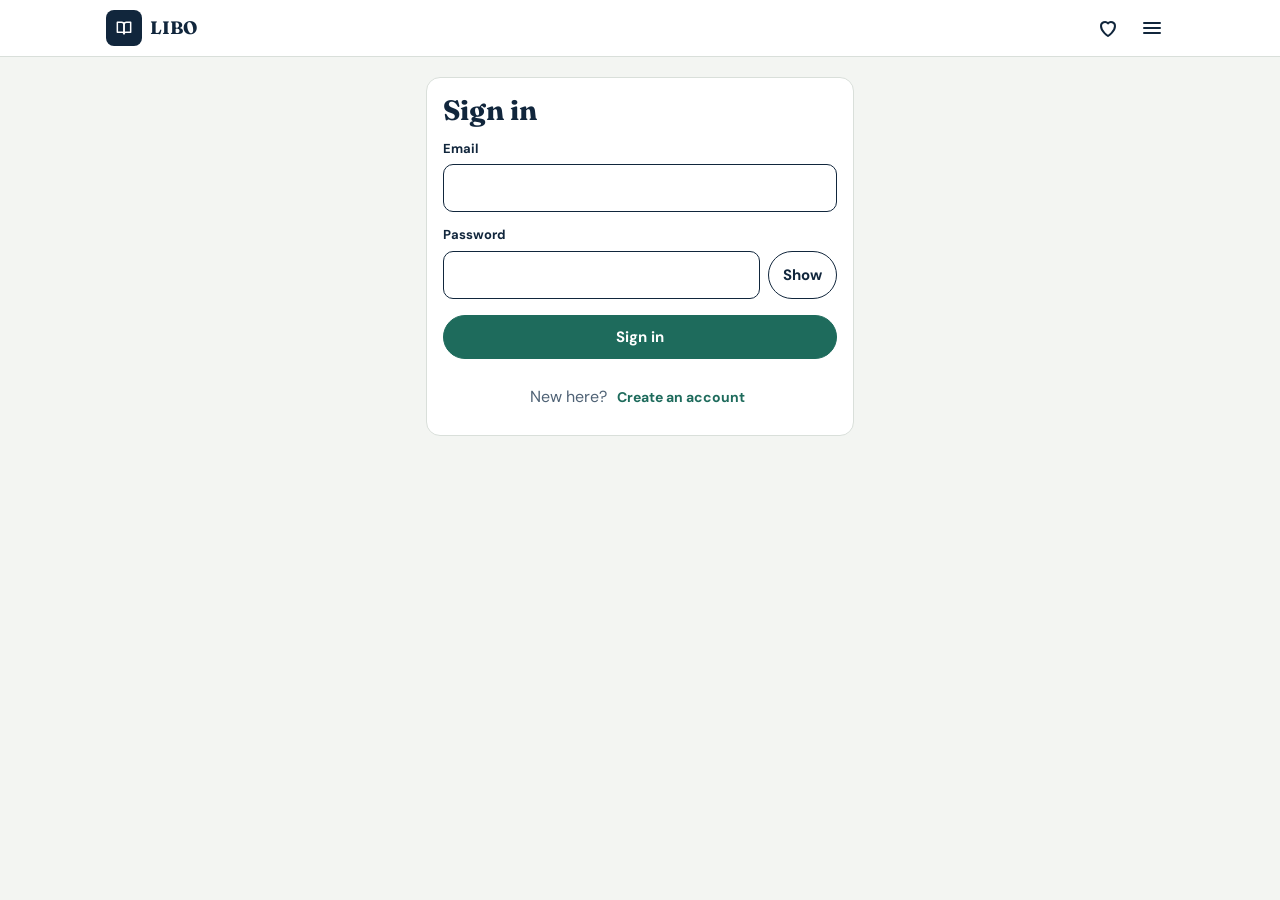
<file: signin.html>
<!doctype html>
<html lang="en">
<head>
<meta charset="utf-8">
<meta name="viewport" content="width=device-width,initial-scale=1">
<title>Sign in</title>
<link rel="preconnect" href="https://fonts.googleapis.com">
<link href="https://fonts.googleapis.com/css2?family=DM+Sans:wght@400;500;700&family=Fraunces:opsz,wght@9..144,600;9..144,700&display=swap" rel="stylesheet">
<link rel="stylesheet" href="css/style.css">
</head>
<body>
<div id="site-header"></div>
<main class="wrap page" style="max-width:460px">
  <div class="card" id="box">
    <h1 id="title">Sign in</h1>

    <form id="form" novalidate>
      <div id="name-row" hidden>
        <label for="name">Full name</label>
        <input id="name" type="text" autocomplete="name">
      </div>
      <label for="email">Email</label>
      <input id="email" type="email" autocomplete="email">
      <label for="pass">Password</label>
      <div style="display:flex;gap:8px">
        <input id="pass" type="password" autocomplete="current-password">
        <button type="button" class="btn" id="show" style="padding:0 14px">Show</button>
      </div>
      <div class="msg err" id="err" role="alert" hidden></div>
      <button class="btn primary" type="submit" id="submit" style="width:100%;margin-top:16px">Sign in</button>
    </form>

    <p class="muted" style="text-align:center;margin:16px 0 0"><span id="switch-text">New here?</span>
      <button type="button" class="chip" id="switch" style="border:0;background:none;color:var(--green);font-weight:700;padding:0 6px">Create an account</button></p>

    <div id="done" hidden>
      <div class="msg ok" id="done-msg"></div>
      <div class="stack" style="margin-top:12px" id="done-links"></div>
    </div>
  </div>
</main>
<script src="js/lib.js"></script>
<script>
(function () {
  var mode = 'signin', busy = false, $ = function (id) { return document.getElementById(id); };

  function err(m) { var e = $('err'); e.hidden = !m; e.textContent = m || ''; }
  function nice(m) {
    m = String(m || '');
    if (/invalid login/i.test(m)) return 'Wrong email or password.';
    if (/already registered|already been registered|already exists/i.test(m)) return 'An account with this email already exists. Try signing in.';
    if (/not confirmed/i.test(m)) return 'Please confirm your email first. Check your inbox.';
    if (/rate limit|too many/i.test(m)) return 'Too many tries. Please wait a few minutes and try again.';
    if (/failed to fetch|networkerror|load failed/i.test(m)) return 'Could not reach the server. Check your internet and try again.';
    return m || 'Something went wrong. Please try again.';
  }
  function setMode(m) {
    mode = m; err('');
    $('title').textContent = m === 'signin' ? 'Sign in' : 'Create account';
    $('name-row').hidden = m === 'signin';
    $('submit').textContent = m === 'signin' ? 'Sign in' : 'Create account';
    $('switch-text').textContent = m === 'signin' ? 'New here?' : 'Already a member?';
    $('switch').textContent = m === 'signin' ? 'Create an account' : 'Sign in';
    $('pass').autocomplete = m === 'signin' ? 'current-password' : 'new-password';
  }
  function nextUrl() { var n = Lib.qs('next'); return /^[\w\-]+\.html(\?[\w=&%\-]*)?$/.test(n || '') ? n : null; }
  function links(u) {
    return '<a class="btn primary" href="index.html">Go to home</a>' +
      (Lib.isStaff(u) ? '<a class="btn" href="admin.html">' + (u.role === 'admin' ? 'Open admin dashboard' : 'Manage books') + '</a>' : '');
  }
  function done(u, msg) {
    var n = nextUrl();
    if (n) { location.href = n; return; }
    $('form').hidden = true; $('switch').parentNode.hidden = true; $('title').textContent = 'You are in';
    $('done').hidden = false; $('done-msg').textContent = msg; $('done-links').innerHTML = links(u);
  }

  $('switch').onclick = function () { setMode(mode === 'signin' ? 'signup' : 'signin'); };
  $('show').onclick = function () { var p = $('pass'), s = p.type === 'password'; p.type = s ? 'text' : 'password'; this.textContent = s ? 'Hide' : 'Show'; };

  $('form').onsubmit = function (e) {
    e.preventDefault();
    if (busy) return;
    var email = $('email').value.trim().toLowerCase(), pw = $('pass').value, name = $('name').value.trim();
    if (mode === 'signup' && !name) return err('Enter your name.');
    if (!/^\S+@\S+\.\S+$/.test(email)) return err('Enter a valid email address.');
    if (pw.length < 6) return err('Password must be at least 6 characters.');
    err(''); busy = true; $('submit').disabled = true;
    var label = $('submit').textContent; $('submit').textContent = 'Please wait...';
    var p = mode === 'signin'
      ? Lib.signIn(email, pw).then(function (u) { done(u, 'Signed in as ' + (u.name || u.email) + '.'); })
      : Lib.signUp(email, pw, name).then(function (r) {
          if (r.confirm) { $('form').hidden = true; $('switch').parentNode.hidden = true; $('title').textContent = 'Check your email';
            $('done').hidden = false; $('done-msg').textContent = 'We sent a link to ' + email + '. Open it to confirm your account, then sign in.';
            $('done-links').innerHTML = '<a class="btn primary" href="signin.html">Back to sign in</a>'; }
          else done(r.user, 'Account created for ' + name + '.');
        });
    p.catch(function (x) { err(nice(x && x.message)); }).then(function () { busy = false; $('submit').disabled = false; $('submit').textContent = label; });
  };

  var cur = Lib.user();
  if (cur) {
    $('form').hidden = true; $('switch').parentNode.hidden = true;
    $('title').textContent = 'You are signed in';
    $('done').hidden = false; $('done-msg').textContent = 'Signed in as ' + (cur.name || cur.email) + '.';
    $('done-links').innerHTML = links(cur) + '<button class="btn" id="out">Sign out</button>';
    $('out').onclick = Lib.signOut;
  }
})();
</script>
</body>
</html>
</file>
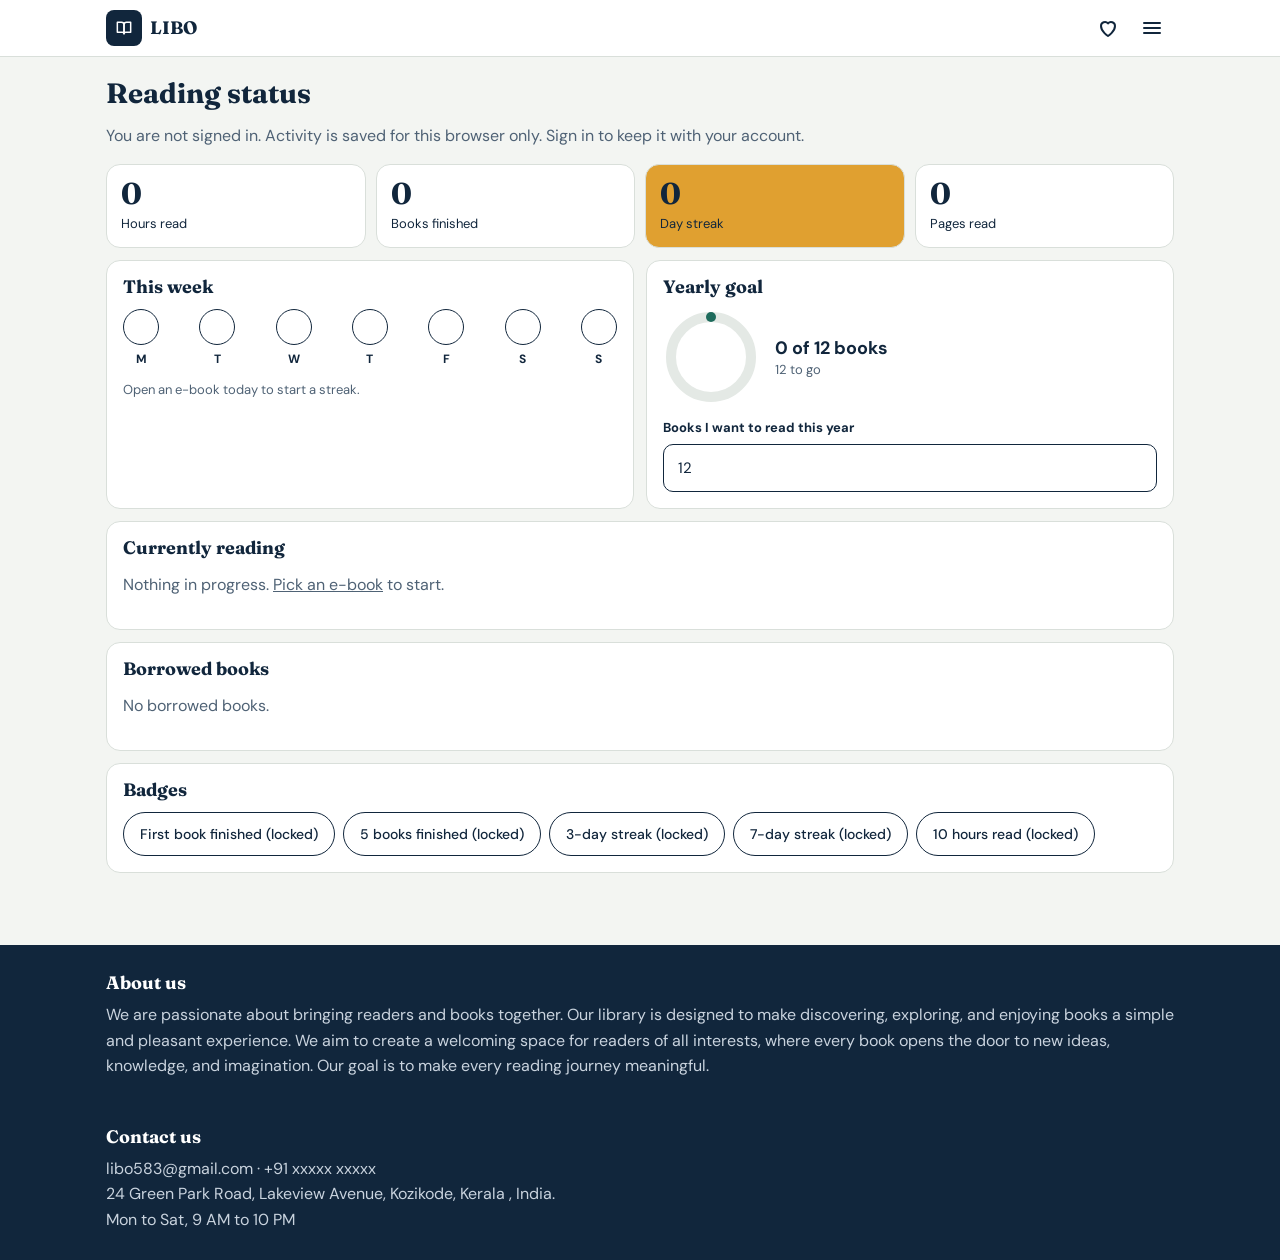
<file: status.html>
<!doctype html>
<html lang="en">
<head>
<meta charset="utf-8">
<meta name="viewport" content="width=device-width,initial-scale=1">
<title>Reading status</title>
<link rel="preconnect" href="https://fonts.googleapis.com">
<link href="https://fonts.googleapis.com/css2?family=DM+Sans:wght@400;500;700&family=Fraunces:opsz,wght@9..144,600;9..144,700&display=swap" rel="stylesheet">
<link rel="stylesheet" href="css/style.css">
</head>
<body>
<div id="site-header"></div>
<main class="wrap page">
  <h1>Reading status</h1>
  <p class="muted" id="who"></p>
  <div class="stats" id="stats"></div>

  <div class="two">
    <section class="card"><h2 style="font-size:18px">This week</h2><div class="week" id="week"></div><p class="muted" id="streaknote" style="font-size:13px;margin-bottom:0"></p></section>
    <section class="card"><h2 style="font-size:18px">Yearly goal</h2>
      <div style="display:flex;align-items:center;gap:16px;margin-top:12px">
        <svg width="96" height="96" viewBox="0 0 96 96" aria-hidden="true"><circle cx="48" cy="48" r="40" fill="none" stroke="#E4E9E5" stroke-width="10"/><circle id="ring" cx="48" cy="48" r="40" fill="none" stroke="#1E6B5C" stroke-width="10" stroke-linecap="round" stroke-dasharray="0 251.3" transform="rotate(-90 48 48)"/></svg>
        <div><b id="goaltext" style="font-size:18px"></b><div class="muted" id="goalsub" style="font-size:13px"></div></div>
      </div>
      <label for="goal">Books I want to read this year</label>
      <input id="goal" type="number" min="1" max="500">
    </section>
  </div>

  <section class="card" style="margin-top:12px"><h2 style="font-size:18px">Currently reading</h2><div id="reading"></div></section>
  <section class="card" style="margin-top:12px"><h2 style="font-size:18px">Borrowed books</h2><div id="borrowed"></div></section>
  <section class="card" style="margin-top:12px"><h2 style="font-size:18px">Badges</h2><div class="tabs" id="badges"></div></section>
</main>
<div id="site-footer"></div>
<script src="js/lib.js"></script>
<script>
(function () {
  var E = Lib.esc, u = Lib.user();
  document.getElementById('who').textContent = u ? 'Showing reading activity for ' + (u.name || u.email) + '.' : 'You are not signed in. Activity is saved for this browser only. Sign in to keep it with your account.';

  var pr = Lib.progress(), ids = Object.keys(pr).filter(function (id) { return Lib.book(id); });
  var finished = ids.filter(function (id) { return pr[id].page >= pr[id].total; }).length;
  var pages = ids.reduce(function (n, id) { return n + pr[id].page; }, 0);
  var hours = Math.round(Lib.minutes() / 6) / 10, streak = Lib.streak();
  document.getElementById('stats').innerHTML =
    '<div class="stat"><b>' + hours + '</b><span>Hours read</span></div>' +
    '<div class="stat"><b>' + finished + '</b><span>Books finished</span></div>' +
    '<div class="stat hot"><b>' + streak + '</b><span>Day streak</span></div>' +
    '<div class="stat"><b>' + pages + '</b><span>Pages read</span></div>';

  // Week strip (Monday to Sunday)
  var days = Lib.days(), now = new Date(), mon = new Date(now), dow = (now.getDay() + 6) % 7; mon.setDate(now.getDate() - dow);
  document.getElementById('week').innerHTML = ['M', 'T', 'W', 'T', 'F', 'S', 'S'].map(function (l, i) {
    var d = new Date(mon); d.setDate(mon.getDate() + i);
    var on = days.indexOf(Lib.ymd(d)) > -1;
    return '<div><i class="' + (on ? 'on' : '') + '">' + (on ? '&#10003;' : '') + '</i>' + l + '</div>';
  }).join('');
  document.getElementById('streaknote').textContent = streak ? 'Keep it going. Read a little tomorrow to extend your streak.' : 'Open an e-book today to start a streak.';

  // Goal
  var goalEl = document.getElementById('goal');
  function goal() {
    var g = Math.max(1, Lib.goal()), done = Math.min(finished, g);
    goalEl.value = g;
    document.getElementById('ring').setAttribute('stroke-dasharray', (done / g * 251.3) + ' 251.3');
    document.getElementById('goaltext').textContent = finished + ' of ' + g + ' books';
    document.getElementById('goalsub').textContent = finished >= g ? 'Goal reached!' : (g - finished) + ' to go';
  }
  goalEl.onchange = function () { var n = parseInt(goalEl.value, 10); if (n > 0) Lib.setGoal(n); goal(); };
  goal();

  // Currently reading
  var cur = ids.filter(function (id) { return pr[id].page < pr[id].total; }).sort(function (a, b) { return pr[b].ts - pr[a].ts; });
  document.getElementById('reading').innerHTML = cur.length ? cur.map(function (id) {
    var b = Lib.book(id), pct = Math.round(pr[id].page / pr[id].total * 100);
    return '<div class="item"><a class="mini" href="book.html?id=' + b.id + '">' + Lib.cover(b) + '</a><div class="grow"><b>' + E(b.title) + '</b>' +
      '<div class="muted" style="font-size:12px">' + E(b.author) + '</div><div class="prog"><i style="width:' + pct + '%"></i></div><div class="muted" style="font-size:12px">' + pct + '% read</div></div>' +
      '<a class="btn" href="reader.html?id=' + b.id + '">Resume</a></div>';
  }).join('') : '<p class="muted">Nothing in progress. <a href="ebooks.html"><u>Pick an e-book</u></a> to start.</p>';

  // Borrowed
  function borrowed() {
    var bor = Lib.borrowed(), keys = Object.keys(bor).filter(function (id) { return Lib.book(id); }), today = Lib.ymd(new Date());
    document.getElementById('borrowed').innerHTML = keys.length ? keys.map(function (id) {
      var b = Lib.book(id), late = bor[id] < today;
      return '<div class="item"><a class="mini" href="book.html?id=' + b.id + '">' + Lib.cover(b) + '</a><div class="grow"><b>' + E(b.title) + '</b>' +
        '<div style="font-size:12px;color:' + (late ? '#A23826' : '#4F6275') + '">' + (late ? 'Overdue since ' : 'Due ') + E(bor[id]) + '</div></div>' +
        '<button class="btn" data-ret="' + b.id + '">Return</button></div>';
    }).join('') : '<p class="muted">No borrowed books.</p>';
  }
  document.addEventListener('click', function (e) {
    var t = e.target.closest('[data-ret]'); if (!t) return;
    var x = Lib.borrowed(); delete x[t.getAttribute('data-ret')]; Lib.saveBorrowed(x); borrowed();
  });
  borrowed();

  // Badges
  var badges = [['First book finished', finished >= 1], ['5 books finished', finished >= 5], ['3-day streak', streak >= 3], ['7-day streak', streak >= 7], ['10 hours read', hours >= 10]];
  document.getElementById('badges').innerHTML = badges.map(function (b) {
    return '<span class="chip' + (b[1] ? ' on' : '') + '" style="cursor:default">' + b[0] + (b[1] ? '' : ' (locked)') + '</span>';
  }).join('');
})();
</script>
</body>
</html>
</file>
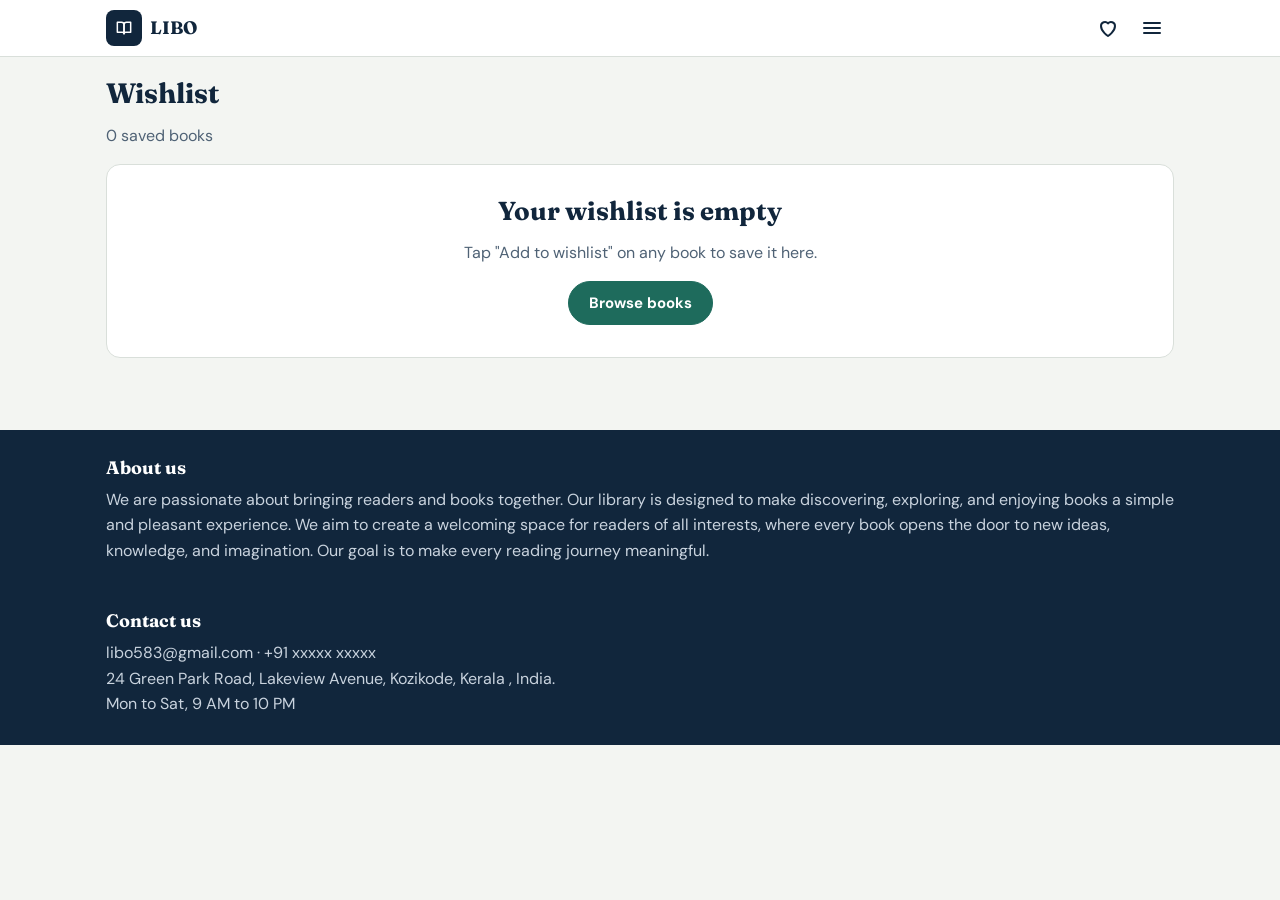
<file: wishlist.html>
<!doctype html>
<html lang="en">
<head>
<meta charset="utf-8">
<meta name="viewport" content="width=device-width,initial-scale=1">
<title>Wishlist</title>
<link rel="preconnect" href="https://fonts.googleapis.com">
<link href="https://fonts.googleapis.com/css2?family=DM+Sans:wght@400;500;700&family=Fraunces:opsz,wght@9..144,600;9..144,700&display=swap" rel="stylesheet">
<link rel="stylesheet" href="css/style.css">
</head>
<body>
<div id="site-header"></div>
<main class="wrap page">
  <h1>Wishlist</h1>
  <p class="muted" id="count"></p>
  <div class="stack" id="list"></div>
  <div class="card" id="empty" hidden style="text-align:center;padding:32px 16px">
    <h2>Your wishlist is empty</h2>
    <p class="muted">Tap "Add to wishlist" on any book to save it here.</p>
    <a class="btn primary" href="books.html">Browse books</a>
  </div>
</main>
<div id="site-footer"></div>
<script src="js/lib.js"></script>
<script>
(function () {
  var E = Lib.esc;
  function draw() {
    var list = Lib.wishlist().map(Lib.book).filter(Boolean);
    document.getElementById('count').textContent = list.length + ' saved book' + (list.length === 1 ? '' : 's');
    document.getElementById('empty').hidden = list.length > 0;
    document.getElementById('list').innerHTML = list.map(function (b) {
      return '<div class="card"><div class="item" style="border:0;padding:0"><a class="mini" href="book.html?id=' + b.id + '">' + Lib.cover(b, b.ebook) + '</a>' +
        '<div class="grow"><a href="book.html?id=' + b.id + '"><b>' + E(b.title) + '</b></a><div class="muted" style="font-size:13px">' + E(b.author) + '</div>' +
        '<span class="chipinfo' + (b.copies > 0 ? '' : ' out') + '">' + (b.copies > 0 ? (b.ebook ? 'E-book available' : 'Available') : 'All copies borrowed') + '</span></div></div>' +
        '<div class="acts" style="display:flex;gap:8px;flex-wrap:wrap;margin-top:12px">' +
        (b.ebook ? '<a class="btn primary" href="reader.html?id=' + b.id + '">Read e-book</a>' : '') +
        '<a class="btn" href="book.html?id=' + b.id + '">View book</a>' +
        '<button class="btn danger" data-rm="' + b.id + '">Remove</button></div></div>';
    }).join('');
  }
  document.addEventListener('click', function (e) {
    var t = e.target.closest('[data-rm]'); if (!t) return;
    Lib.toggleWish(t.getAttribute('data-rm')); draw();
  });
  draw();
})();
</script>
</body>
</html>
</file>
<file: css/style.css>
:root{--navy:#11263C;--green:#1E6B5C;--amber:#E0A030;--bg:#F3F5F2;--line:#D9DFDA;--muted:#4F6275;--red:#A23826}
*{box-sizing:border-box}
body{margin:0;background:var(--bg);color:var(--navy);font-family:'DM Sans',system-ui,sans-serif;line-height:1.4}
h1,h2,h3{font-family:'Fraunces',Georgia,serif;margin:0;line-height:1.15}
h2{font-size:22px}
a{color:inherit;text-decoration:none}
a:hover{color:var(--green)}
.wrap{max-width:1100px;margin:0 auto;padding:0 16px}
.sr{position:absolute;width:1px;height:1px;overflow:hidden;clip:rect(0 0 0 0)}
.muted{color:var(--muted)}

/* header + drawer */
.bar{position:sticky;top:0;z-index:20;background:#fff;border-bottom:1px solid var(--line)}
.bar .wrap{height:56px;display:flex;align-items:center;justify-content:space-between}
.logo{display:flex;align-items:center;gap:8px;font-family:'Fraunces',serif;font-weight:700;font-size:18px}
.logo i{width:36px;height:36px;border-radius:8px;background:var(--navy);display:inline-flex;align-items:center;justify-content:center}
.icon-btn{width:44px;height:44px;display:inline-flex;align-items:center;justify-content:center;background:none;border:0;cursor:pointer;color:var(--navy)}
.drawer{position:fixed;inset:0;z-index:30;display:flex;justify-content:flex-end;background:rgba(17,38,60,.45)}
.drawer[hidden]{display:none}
.drawer nav{width:300px;max-width:88vw;background:#fff;padding:8px 16px 24px 20px;display:flex;flex-direction:column;overflow:auto}
.drawer .top{height:56px;display:flex;align-items:center;justify-content:space-between;font-family:'Fraunces',serif;font-weight:700;font-size:17px}
.drawer nav a.l{min-height:48px;display:flex;align-items:center;font-size:17px;border-bottom:1px solid #E4E9E5}
.drawer small{margin-top:20px;font-size:12px;font-weight:700;letter-spacing:.06em;text-transform:uppercase;color:var(--muted)}
.drawer .grow{flex:1;min-height:16px}

/* hero */
.hero{background:var(--navy);color:#fff;padding:40px 0 32px}
.hero h1{font-size:clamp(28px,5vw,44px);max-width:620px}
.hero p{color:#C9D3DE;margin:8px 0 0}

/* sections */
.section{padding:24px 0 0}
.sec-head{display:flex;align-items:center;justify-content:space-between;gap:12px}
.see{min-height:44px;display:flex;align-items:center;font-weight:700;color:var(--green);font-size:14px}
.row{display:flex;gap:12px;overflow-x:auto;padding:8px 0 6px}
.row::-webkit-scrollbar{display:none}
.grid{display:grid;grid-template-columns:repeat(auto-fill,minmax(110px,1fr));gap:20px 14px;margin-top:12px}
.book{flex:none;width:118px}
.grid .book{width:auto}
.book .t{display:block;font-weight:700;margin-top:8px;font-size:14px}
.book{display:flex;flex-direction:column}
.book .a{font-size:12px;color:var(--muted);margin-bottom:8px}
.book .btn.sm{margin-top:auto}
.cover{position:relative;display:block;aspect-ratio:2/3;border-radius:4px 8px 8px 4px;overflow:hidden;box-shadow:0 2px 6px rgba(17,38,60,.18);background-size:cover;background-position:center}
.cover::before{content:"";position:absolute;left:0;top:0;bottom:0;width:10px;background:rgba(0,0,0,.18)}
.cover span{position:absolute;left:18px;right:8px;top:14px;color:#fff;font:700 13px/1.2 'Fraunces',serif}
.cover.img span{display:none}
.badge{position:absolute;left:0;right:0;bottom:0;background:var(--amber);color:var(--navy);text-align:center;font-size:11px;font-weight:700;padding:3px 0}
.cats{display:flex;flex-wrap:wrap;gap:10px;margin-top:12px}

/* controls */
.btn{min-height:44px;padding:0 20px;border-radius:24px;border:1.5px solid var(--navy);background:#fff;color:var(--navy);font:700 15px 'DM Sans',sans-serif;cursor:pointer;display:inline-flex;align-items:center;justify-content:center;gap:6px}
.btn:hover{color:var(--navy);background:#EEF2EF}
.btn.primary{background:var(--green);border-color:var(--green);color:#fff}
.btn.primary:hover{background:#185a4d;color:#fff}
.btn.danger{border-color:#C9503C;color:var(--red)}
.btn.sm{min-height:44px;padding:0 14px;font-size:14px;margin-top:8px;width:100%}
.chip{min-height:44px;padding:0 16px;border:1.5px solid var(--navy);border-radius:22px;background:#fff;display:inline-flex;align-items:center;font:500 14px 'DM Sans',sans-serif;cursor:pointer;color:var(--navy)}
.chip.on{background:var(--navy);color:#fff}
.chip.on:hover{color:#fff}
.tabs{display:flex;gap:8px;flex-wrap:wrap;margin-top:12px}
input,select,textarea{width:100%;min-height:48px;padding:0 14px;border:1.5px solid var(--navy);border-radius:10px;background:#fff;font:15px 'DM Sans',sans-serif;color:var(--navy)}
textarea{padding:12px 14px;min-height:96px}
input[type=checkbox]{width:22px;min-height:22px;height:22px}
label{display:block;font-weight:700;font-size:13px;margin:14px 0 6px}
.search{display:flex;gap:8px;margin-top:16px;max-width:560px}
.search input{border-radius:24px;border-color:#fff}
.searchbar{display:flex;gap:8px;width:100%}
.searchbar input{flex:1;min-width:0}

/* cards + layout */
.card{background:#fff;border:1px solid var(--line);border-radius:14px;padding:16px}
.stack{display:flex;flex-direction:column;gap:12px}
.two{display:grid;grid-template-columns:repeat(auto-fit,minmax(260px,1fr));gap:12px}
.item{display:flex;gap:12px;align-items:center;padding:12px 0;border-bottom:1px solid #E4E9E5}
.item .mini{flex:none;width:48px}
.item .grow{flex:1;min-width:0}
.item .acts{display:flex;gap:8px;flex-wrap:wrap}
.news{flex:none;width:270px;display:block;background:#fff;border:1px solid var(--line);border-radius:12px;overflow:hidden}
.news:hover{box-shadow:0 4px 14px rgba(17,38,60,.15);color:inherit}
.news .more{display:block;margin-top:8px;color:var(--green);font-size:13px;font-weight:700}
.rowwrap{position:relative}
.arrow{position:absolute;top:70px;z-index:5;width:44px;height:44px;border-radius:50%;border:1px solid var(--line);background:#fff;color:var(--navy);font-size:28px;line-height:1;cursor:pointer;box-shadow:0 2px 8px rgba(17,38,60,.25);display:flex;align-items:center;justify-content:center;padding:0 0 3px}
.arrow:hover{background:var(--navy);color:#fff}
.arrow[hidden]{display:none}
.arrow.prev{left:-6px}
.arrow.next{right:-6px}
.row{scroll-behavior:smooth}
.article{max-width:760px}
.article .hero-img{height:260px;border-radius:14px;background:#DCE6DF;margin:12px 0 16px}
.article p{line-height:1.7;font-size:17px}
.news i{display:block;height:96px;background:#DCE6DF}
.news div{padding:12px;font-weight:700}
.news small{display:block;color:var(--muted);font-weight:400}
.cont{display:flex;gap:14px;align-items:center}
.cont .cv{flex:none;width:72px}
.prog{height:8px;border-radius:4px;background:#E4E9E5;overflow:hidden;margin:8px 0 4px}
.prog>i{display:block;height:100%;background:var(--green)}
.msg{padding:10px 12px;border-radius:10px;font-size:14px;margin-top:12px}
.msg.ok{background:#E3F0EB;color:#14503F}
.msg.err{background:#FBE9E5;color:#8A2A18}
.chipinfo{display:inline-block;padding:2px 10px;border-radius:10px;background:#E3F0EB;color:#14503F;font-size:12px;font-weight:700}
.chipinfo.out{background:#FBE9E5;color:#8A2A18}
.page{padding:20px 16px 40px}
.page h1{font-size:28px;margin-bottom:12px}

/* book detail */
.detail{display:grid;grid-template-columns:1fr;gap:24px}
@media(min-width:720px){.detail{grid-template-columns:260px 1fr}}
.detail .big{max-width:220px}
.meta{display:grid;grid-template-columns:repeat(2,minmax(0,1fr));gap:10px;margin-top:12px}
.meta div{background:#fff;border:1px solid var(--line);border-radius:12px;padding:12px}
.meta small{display:block;color:var(--muted);font-size:12px}
.meta b{font-size:15px}

/* stats */
.stats{display:grid;grid-template-columns:repeat(auto-fit,minmax(140px,1fr));gap:10px;margin:12px 0}
.stat{background:#fff;border:1px solid var(--line);border-radius:14px;padding:14px}
.stat.hot{background:var(--amber)}
.stat b{display:block;font:700 30px/1 'Fraunces',serif}
.stat span{font-size:13px;display:block;margin-top:6px}
.week{display:flex;justify-content:space-between;margin-top:12px}
.week div{display:flex;flex-direction:column;align-items:center;gap:6px;font-size:12px;font-weight:700}
.week i{width:36px;height:36px;border-radius:50%;border:1.5px solid var(--navy);display:flex;align-items:center;justify-content:center;font-style:normal;color:#fff}
.week i.on{background:var(--green)}
.rank{flex:none;width:28px;text-align:center;font:700 22px 'Fraunces',serif}
.bar6{height:6px;border-radius:3px;background:#E4E9E5;overflow:hidden;margin-top:8px}
.bar6>i{display:block;height:100%;background:var(--green)}

/* reader */
body.reader{min-height:100vh}
body.reader.light{background:#fff;color:#11263C}
body.reader.sepia{background:#F4ECD8;color:#3B2F1E}
body.reader.dark{background:#141B24;color:#E6EBF0}
body.reader .bar{background:inherit;color:inherit;border-color:rgba(127,127,127,.3)}
body.reader .bar a,body.reader .icon-btn{color:inherit}
.text{max-width:680px;margin:0 auto;padding:24px 20px 200px;font-family:'Fraunces',Georgia,serif;line-height:1.7}
.text p{margin:0 0 1em}
.rtools{position:fixed;left:0;right:0;bottom:0;background:inherit;border-top:1px solid rgba(127,127,127,.3);padding:12px 16px 16px}
.rtools .in{max-width:680px;margin:0 auto;display:flex;flex-direction:column;gap:10px}
.rtools .r{display:flex;gap:8px;align-items:center;justify-content:space-between;flex-wrap:wrap}
.rtools .btn{background:transparent;color:inherit;border-color:currentColor}
.rtools .btn.primary{background:var(--green);border-color:var(--green);color:#fff}

/* footer */
.foot{background:var(--navy);color:#fff;padding:28px 0;margin-top:32px}
.foot h3{font-size:18px}
.foot p{color:#C9D3DE;margin:8px 0 0;line-height:1.6}
.foot .cols{display:grid;grid-template-columns:1fr;gap:48px}

/* wide screens */
@media(min-width:900px){
  h2{font-size:26px}
  .section{padding-top:36px}
  .hero{padding:64px 0 56px}
  .book{width:150px}
  .grid{grid-template-columns:repeat(auto-fill,minmax(150px,1fr));gap:24px 18px}
  .row{gap:18px}
  .news{width:300px}
  .news i{height:180px}
  .arrow{top:90px}
  .cats .chip{min-height:48px;padding:0 22px;font-size:15px}

  /* phones: categories in one swipeable row */
@media(max-width:700px){
  .cats{flex-wrap:nowrap;overflow-x:auto;padding-bottom:6px;margin-right:-16px;padding-right:16px}
  .cats::-webkit-scrollbar{display:none}
  .cats .chip{flex:none}

  /* phones: smaller continue reading card */
@media(max-width:700px){
  .cont{padding:12px;gap:12px}
  .cont .cv{width:56px}
  .cont b{font-size:15px}
  .cont .muted{font-size:13px}
  .cont .btn{min-height:40px;padding:0 18px;font-size:14px}
}
}
}
</file>
